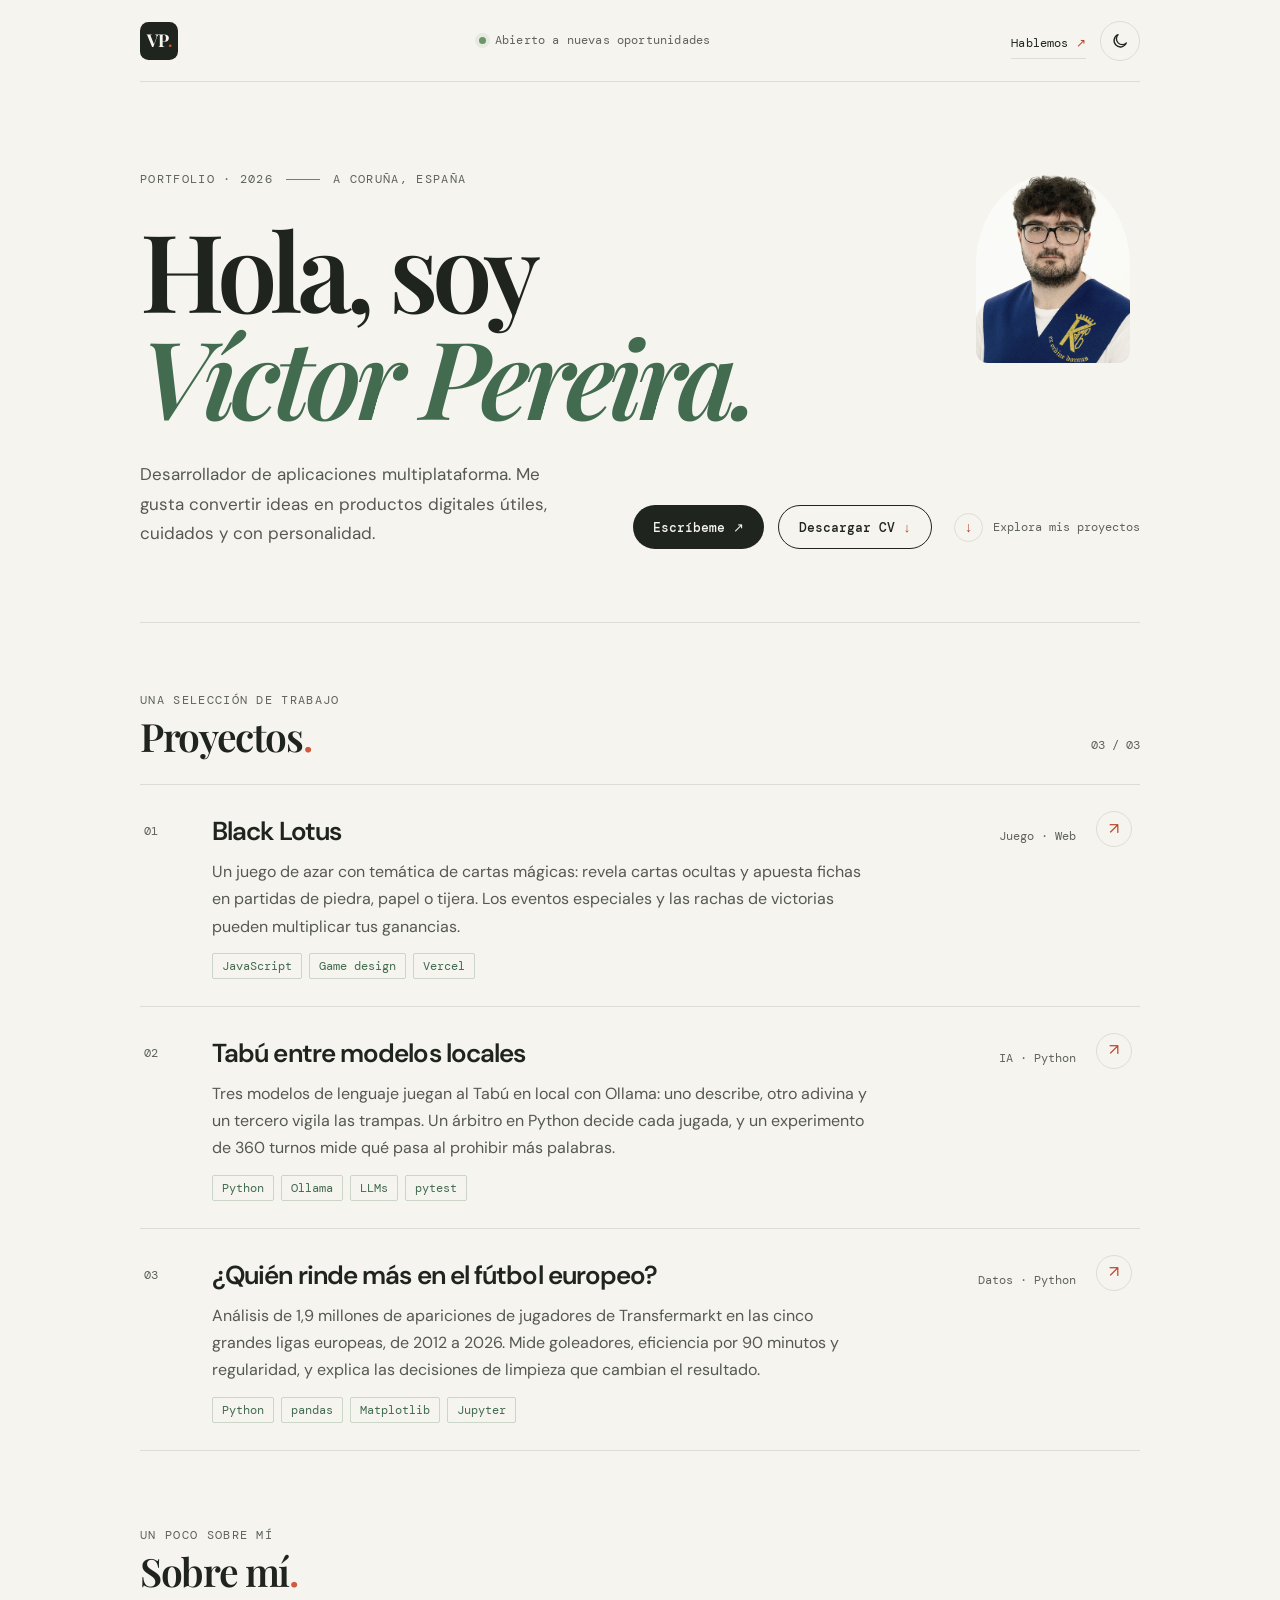
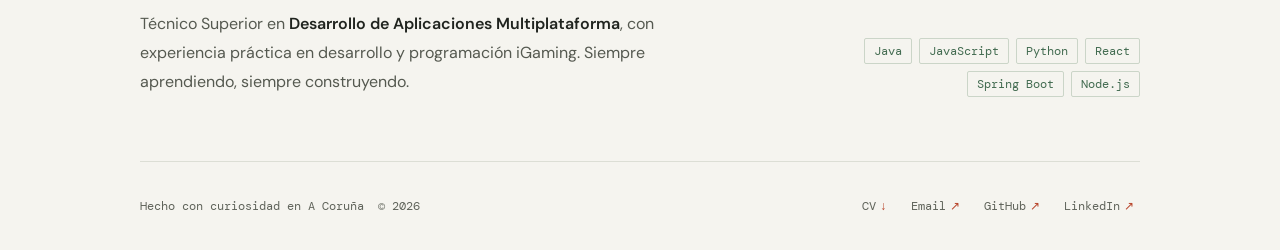
<file: index.html>
<!DOCTYPE html>
<html lang="es">
<head>
  <meta charset="UTF-8" />
  <meta name="viewport" content="width=device-width, initial-scale=1.0" />
  <meta name="theme-color" content="#f5f4ef" />
  <meta name="description" content="Portfolio de Víctor Pereira, desarrollador de aplicaciones multiplataforma. Proyectos web, juegos y aplicaciones." />
  <meta property="og:type" content="website" />
  <meta property="og:locale" content="es_ES" />
  <meta property="og:url" content="https://vpereira.dev/" />
  <meta property="og:title" content="Víctor Pereira — Desarrollador de software" />
  <meta property="og:description" content="Desarrollador de aplicaciones multiplataforma en A Coruña. Proyectos web, juegos y aplicaciones." />
  <meta property="og:image" content="https://vpereira.dev/imagenes/fotoCV.jpg" />
  <meta property="og:image:alt" content="Foto de Víctor Pereira" />
  <meta name="twitter:card" content="summary" />
  <title>Víctor Pereira — Desarrollador de software</title>
  <link rel="icon" href="/imagenes/logo-vp.svg" type="image/svg+xml">
  <link rel="icon" href="/imagenes/favicon-vp.png" type="image/png">
  <link rel="apple-touch-icon" href="/imagenes/apple-touch-icon.png">
  <link rel="preconnect" href="https://fonts.googleapis.com">
  <link rel="preconnect" href="https://fonts.gstatic.com" crossorigin>
  <link href="https://fonts.googleapis.com/css2?family=DM+Mono:wght@400;500&family=DM+Sans:wght@400;500;600;700&family=Playfair+Display:wght@600;700&display=swap" rel="stylesheet">
  <link rel="stylesheet" href="css/style.css">
  <script src="js/tema.js"></script>
</head>
<body>
  <main class="wrap">
    <nav class="topbar" aria-label="Navegación principal">
      <a class="monogram" href="#inicio" aria-label="Víctor Pereira, inicio"><img class="logo logo-luz" src="/imagenes/logo-vp.svg" alt="" width="38" height="38"><img class="logo logo-noche" src="/imagenes/logo-vp-claro.svg" alt="" width="38" height="38"></a>
      <span class="availability"><i></i> Abierto a nuevas oportunidades</span>
      <div class="topbar-right">
        <a class="nav-contact" href="mailto:victorpereirarigal00@gmail.com">Hablemos <span aria-hidden="true">↗</span></a>
        <button type="button" class="tema-btn" aria-pressed="false" aria-label="Cambiar a modo oscuro" title="Modo oscuro">
          <svg class="icono-luna" viewBox="0 0 24 24" fill="none" stroke="currentColor" stroke-width="1.8" stroke-linecap="round" stroke-linejoin="round" aria-hidden="true"><path d="M20.5 14.5A8.5 8.5 0 1 1 9.5 3.5a7 7 0 0 0 11 11z"/></svg>
          <svg class="icono-sol" viewBox="0 0 24 24" fill="none" stroke="currentColor" stroke-width="1.8" stroke-linecap="round" aria-hidden="true"><circle cx="12" cy="12" r="4.2"/><path d="M12 2.5v2.2M12 19.3v2.2M2.5 12h2.2M19.3 12h2.2M5.3 5.3l1.6 1.6M17.1 17.1l1.6 1.6M5.3 18.7l1.6-1.6M17.1 6.9l1.6-1.6"/></svg>
        </button>
      </div>
    </nav>

    <header class="hero" id="inicio">
      <p class="eyebrow"><span>Portfolio · 2026</span><span class="eyebrow-line"></span><span>A Coruña, España</span></p>
      <h1>Hola, soy<br><em>Víctor Pereira.</em></h1>
      <div class="hero-bottom">
        <p class="intro">Desarrollador de aplicaciones multiplataforma. Me gusta convertir ideas en productos digitales útiles, cuidados y con personalidad.</p>
        <div class="hero-actions">
          <a class="btn-contact" href="mailto:victorpereirarigal00@gmail.com">Escríbeme <span aria-hidden="true">↗</span></a>
          <a class="btn-cv" href="Victor_Pereira_CV.pdf" download>Descargar CV <span aria-hidden="true">↓</span></a>
          <a class="scroll-link" href="#proyectos"><span class="scroll-icon" aria-hidden="true">↓</span> Explora mis proyectos</a>
        </div>
      </div>
      <img class="hero-photo" src="imagenes/fotoCV.jpg" alt="Foto de Víctor Pereira" />
    </header>

    <section class="projects-section" id="proyectos" aria-labelledby="projects-title">
      <div class="section-heading">
        <div><p class="eyebrow">Una selección de trabajo</p><h2 id="projects-title">Proyectos<span class="accent">.</span></h2></div>
        <span class="project-count">03 / 03</span><!-- Actualiza este contador al añadir proyectos -->
      </div>

      <div class="projects">
        <a class="project" href="/blacklotus/" target="_blank" rel="noopener noreferrer">
          <span class="project-number">01</span>
          <div class="project-content">
            <div class="project-title-row"><h3>Black Lotus</h3><span class="project-type">Juego · Web</span></div>
            <p>Un juego de azar con temática de cartas mágicas: revela cartas ocultas y apuesta fichas en partidas de piedra, papel o tijera. Los eventos especiales y las rachas de victorias pueden multiplicar tus ganancias.</p>
            <ul class="tags" aria-label="Tecnologías"><li>JavaScript</li><li>Game design</li><li>Vercel</li></ul>
          </div>
          <span class="project-arrow" aria-hidden="true">↗</span>
        </a>

        <a class="project" href="/tabuIA/">
          <span class="project-number">02</span>
          <div class="project-content">
            <div class="project-title-row"><h3>Tabú entre modelos locales</h3><span class="project-type">IA · Python</span></div>
            <p>Tres modelos de lenguaje juegan al Tabú en local con Ollama: uno describe, otro adivina y un tercero vigila las trampas. Un árbitro en Python decide cada jugada, y un experimento de 360 turnos mide qué pasa al prohibir más palabras.</p>
            <ul class="tags" aria-label="Tecnologías"><li>Python</li><li>Ollama</li><li>LLMs</li><li>pytest</li></ul>
          </div>
          <span class="project-arrow" aria-hidden="true">↗</span>
        </a>

        <a class="project" href="/analisisfutbol/">
          <span class="project-number">03</span>
          <div class="project-content">
            <div class="project-title-row"><h3>¿Quién rinde más en el fútbol europeo?</h3><span class="project-type">Datos · Python</span></div>
            <p>Análisis de 1,9 millones de apariciones de jugadores de Transfermarkt en las cinco grandes ligas europeas, de 2012 a 2026. Mide goleadores, eficiencia por 90 minutos y regularidad, y explica las decisiones de limpieza que cambian el resultado.</p>
            <ul class="tags" aria-label="Tecnologías"><li>Python</li><li>pandas</li><li>Matplotlib</li><li>Jupyter</li></ul>
          </div>
          <span class="project-arrow" aria-hidden="true">↗</span>
        </a>

        <!-- Proyecto oculto: CoruñaDeportiva. Para mostrarlo, borra esta línea y la de "Fin del proyecto oculto" (y actualiza el contador a 04 / 04; cambia también su número a 04).
        <a class="project" href="https://corunadeportiva.vercel.app/" target="_blank" rel="noopener noreferrer">
          <span class="project-number">02</span>
          <div class="project-content">
            <div class="project-title-row"><h3>CoruñaDeportiva</h3><span class="project-type">E-commerce · Multiplataforma</span></div>
            <p>Plataforma omnicanal para una tienda deportiva regional, con catálogo, carrito y pago, aplicación Android, escritorio para empleados y portal de administración. Incluye chat en tiempo real con Firebase, autenticación JWT y API REST en Node.js con MySQL.</p>
            <ul class="tags" aria-label="Tecnologías"><li>Node.js</li><li>MySQL</li><li>Firebase</li><li>Android</li></ul>
          </div>
          <span class="project-arrow" aria-hidden="true">↗</span>
        </a>
        Fin del proyecto oculto -->
      </div>
    </section>

    <section class="about" aria-labelledby="about-title">
      <div><p class="eyebrow">Un poco sobre mí</p><h2 id="about-title">Sobre mí<span class="accent">.</span></h2><p class="about-copy">Técnico Superior en <strong>Desarrollo de Aplicaciones Multiplataforma</strong>, con experiencia práctica en desarrollo y programación iGaming. Siempre aprendiendo, siempre construyendo.</p></div>
      <ul class="tags skills" aria-label="Tecnologías"><li>Java</li><li>JavaScript</li><li>Python</li><li>React</li><li>Spring Boot</li><li>Node.js</li></ul>
    </section>

    <footer>
      <span class="footer-note">Hecho con curiosidad en A Coruña <span>© 2026</span></span>
      <div class="footer-links"><a href="Victor_Pereira_CV.pdf" download>CV <span>↓</span></a><a href="mailto:victorpereirarigal00@gmail.com">Email <span>↗</span></a><a href="https://github.com/Rotciv1210" target="_blank" rel="noopener noreferrer">GitHub <span>↗</span></a><a href="https://www.linkedin.com/in/victor-pereira-rigal-969aa236b/" target="_blank" rel="noopener noreferrer">LinkedIn <span>↗</span></a></div>
    </footer>
  </main>
</body>
</html>
</file>
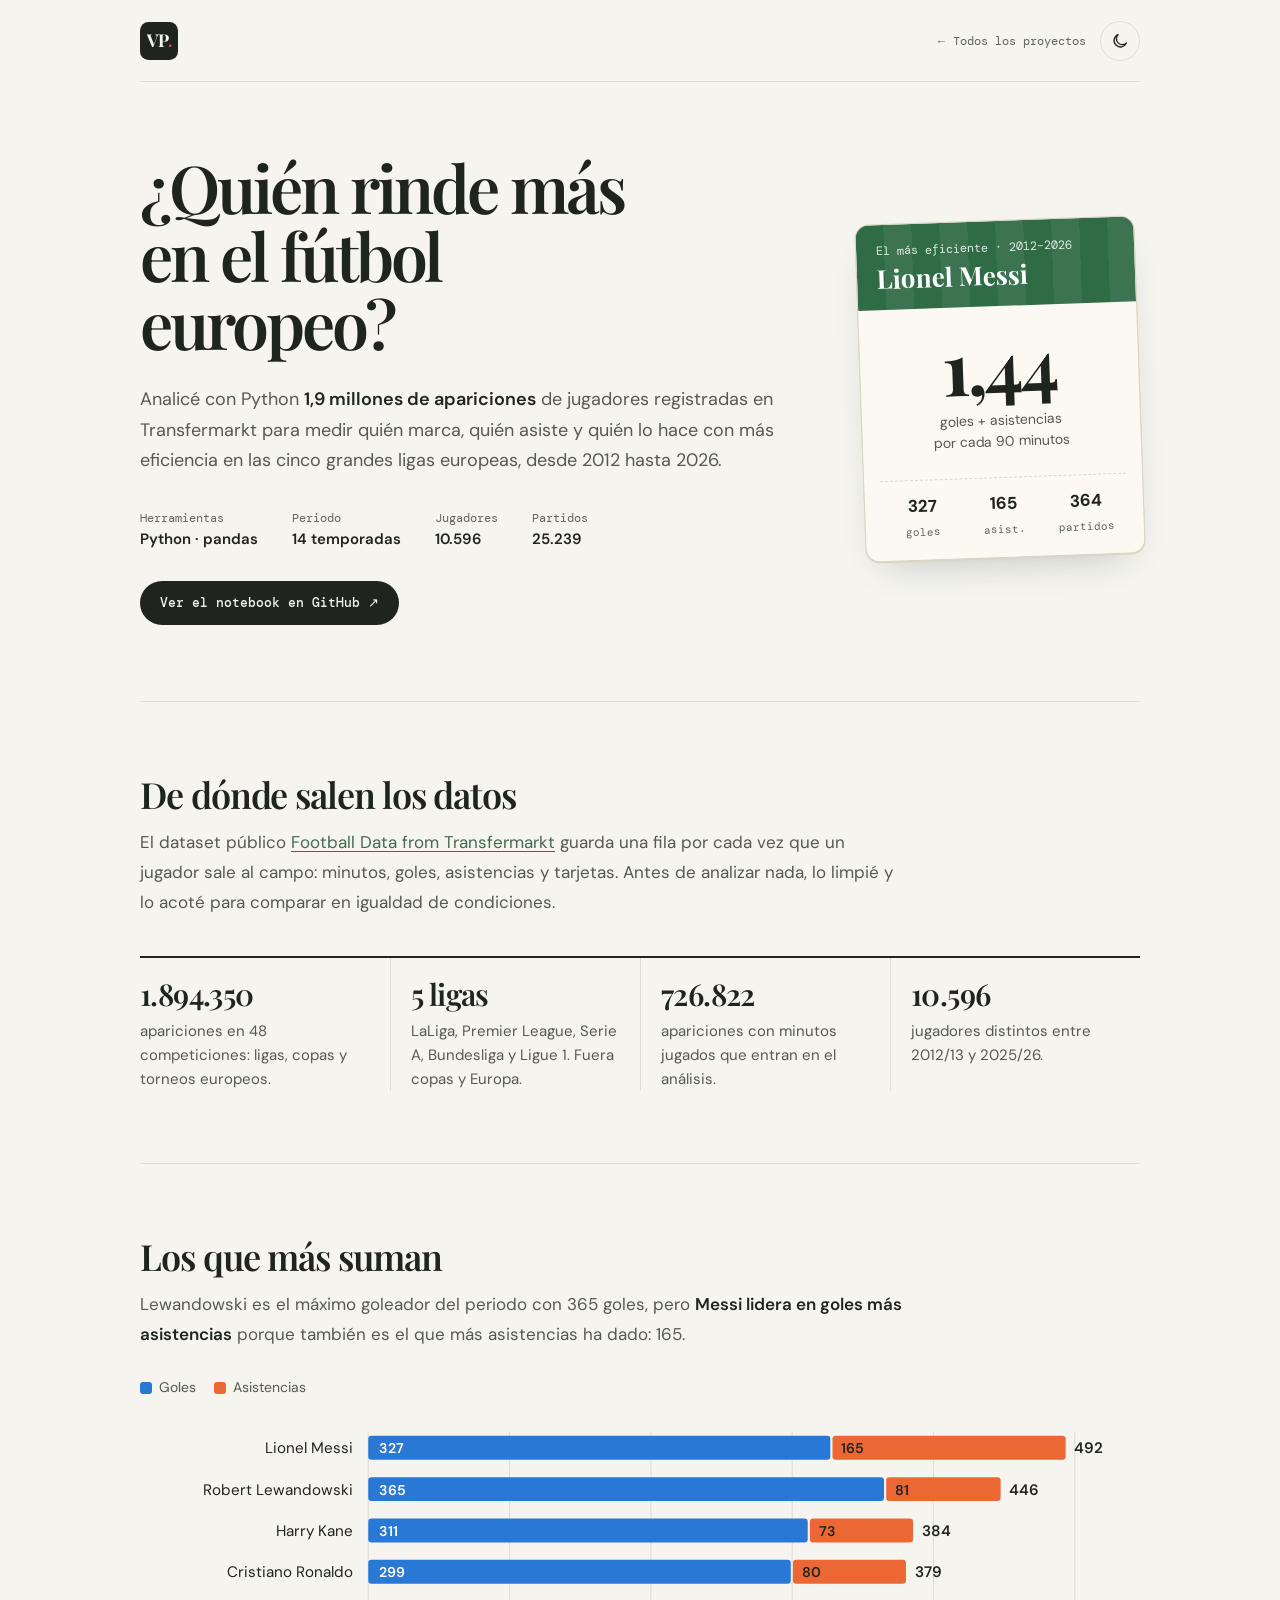
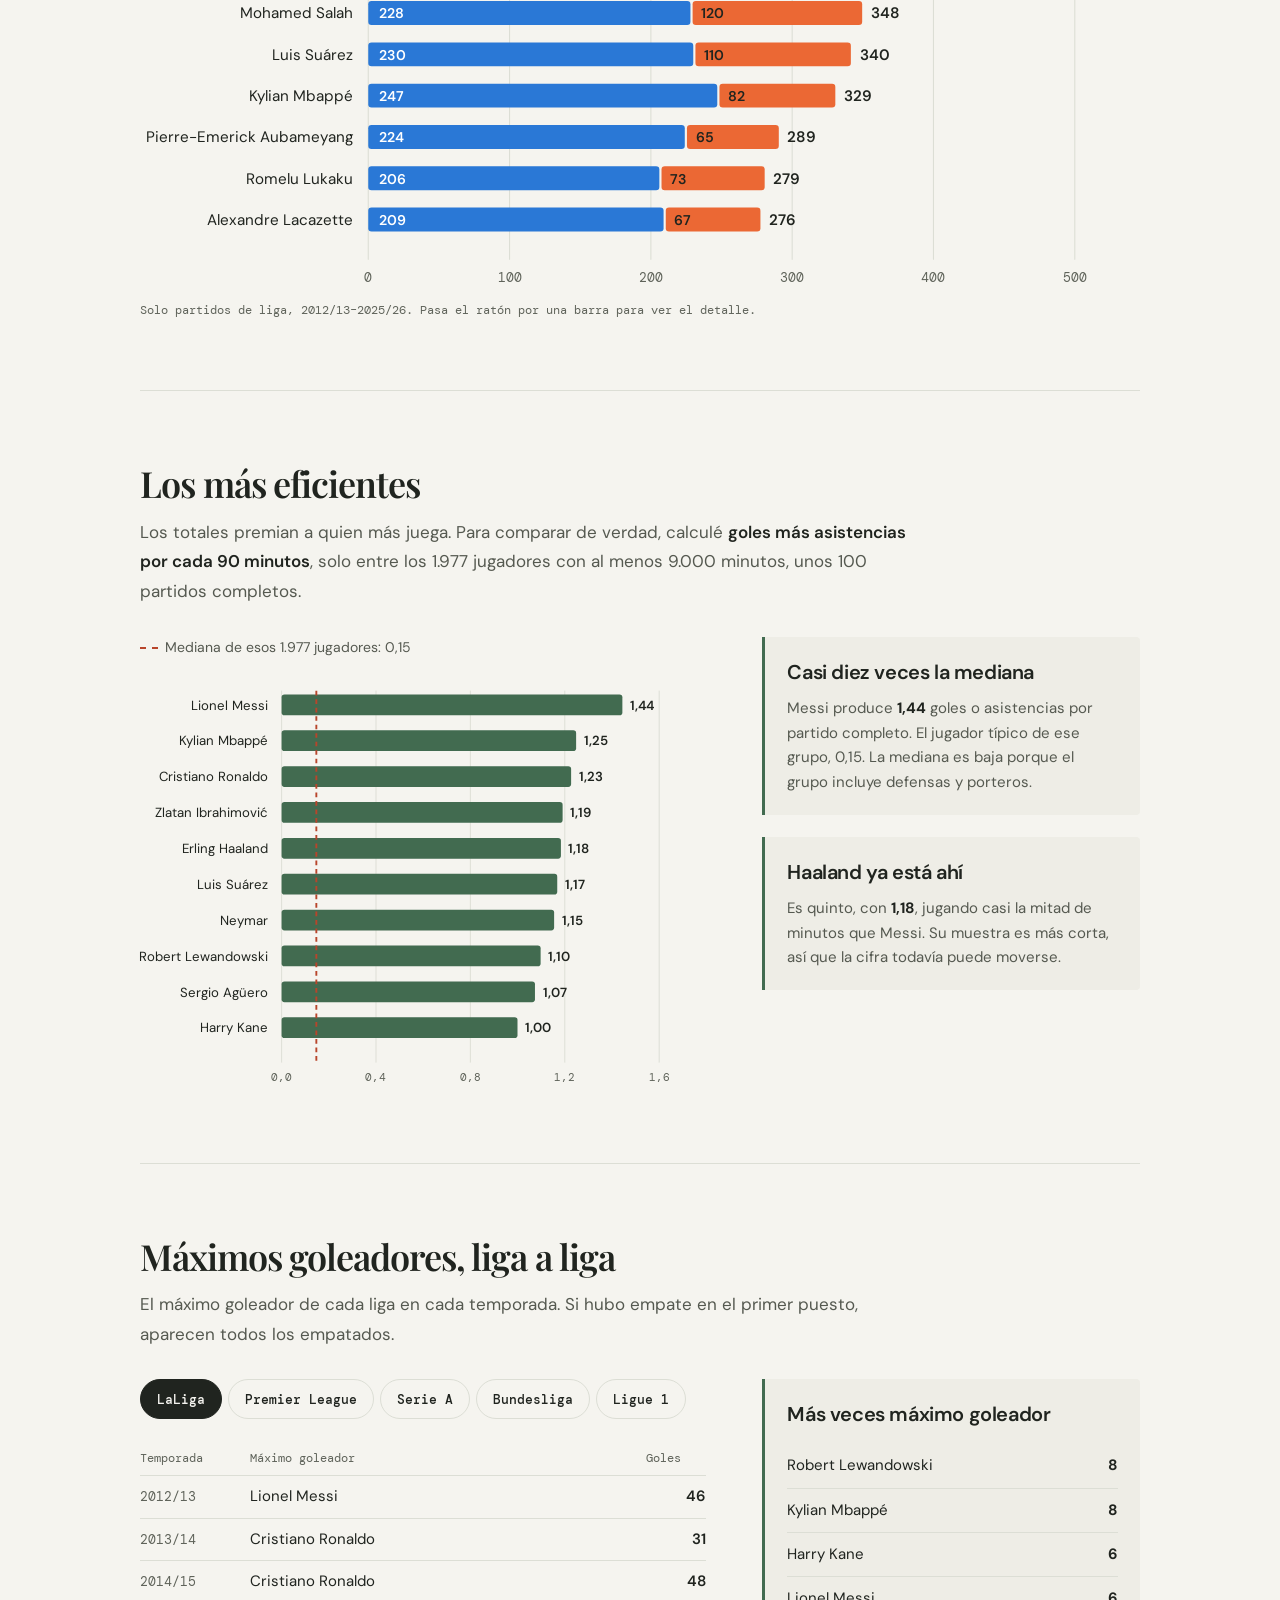
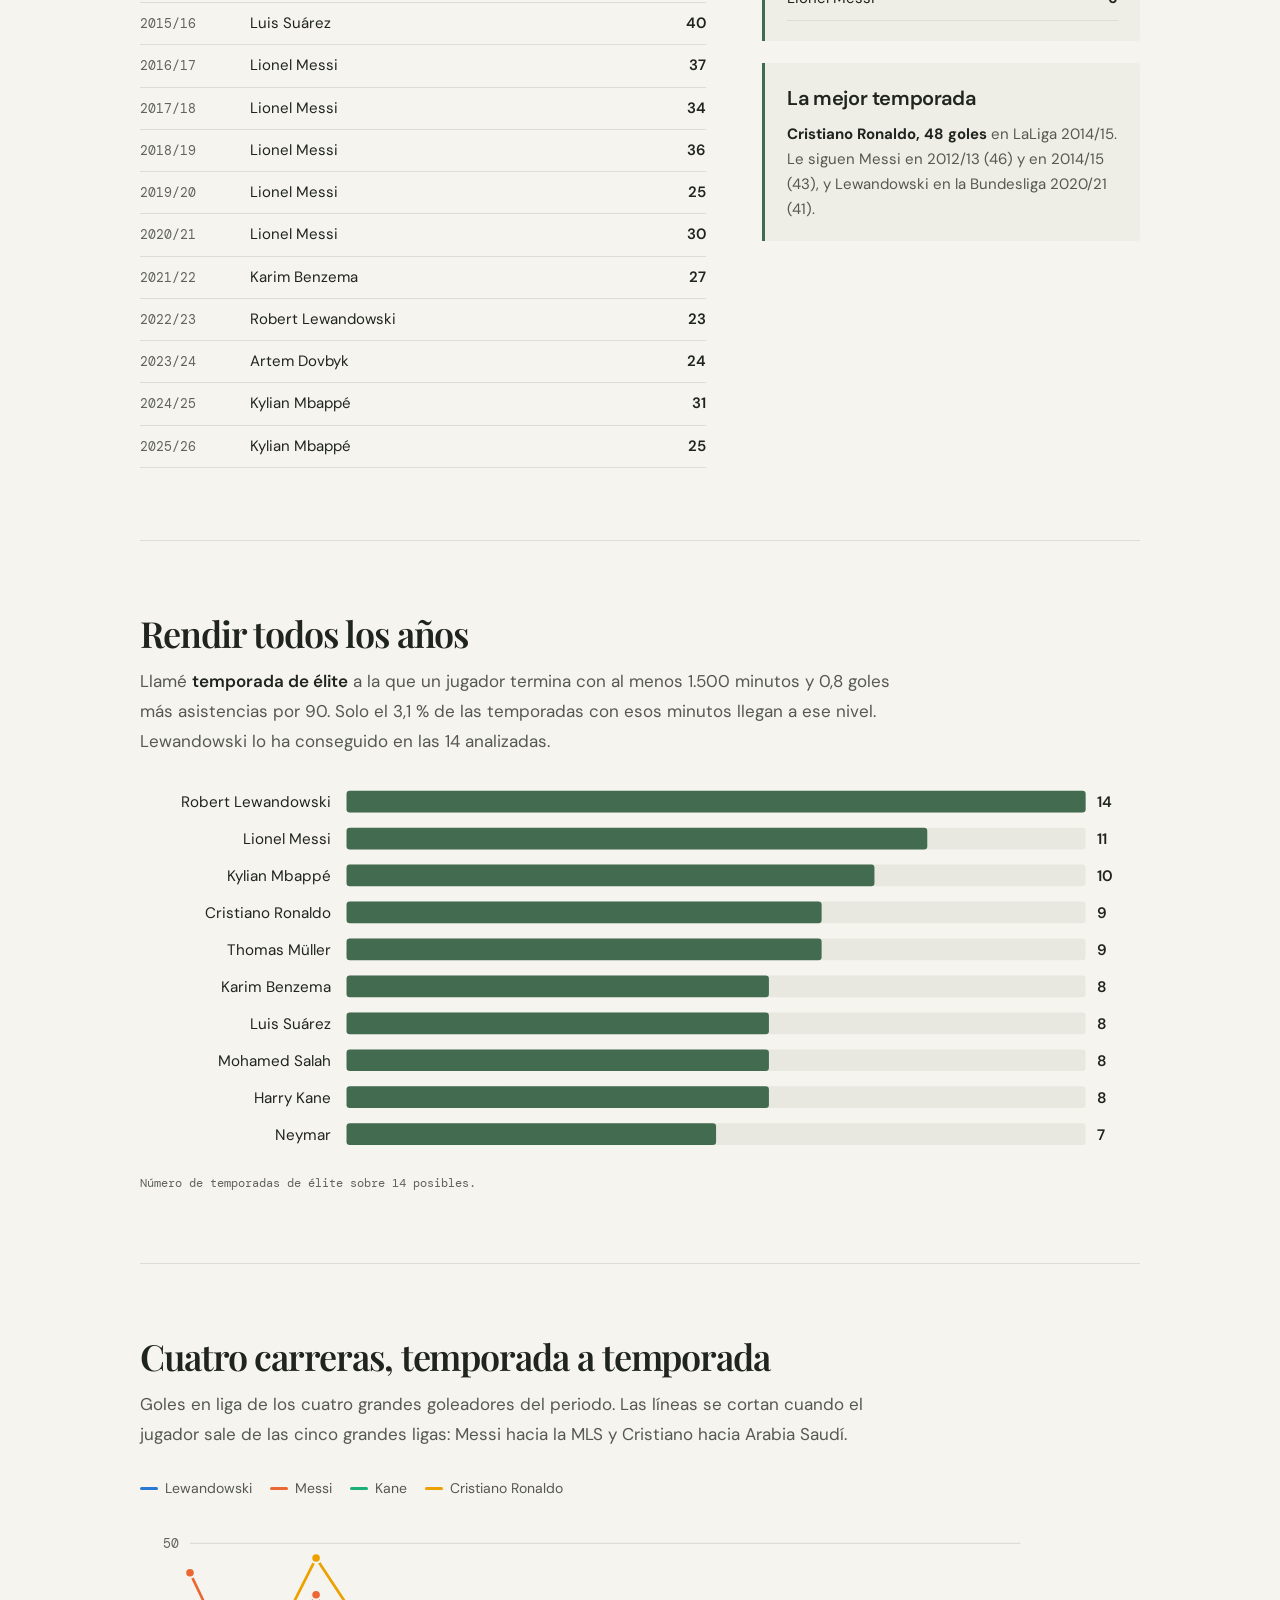
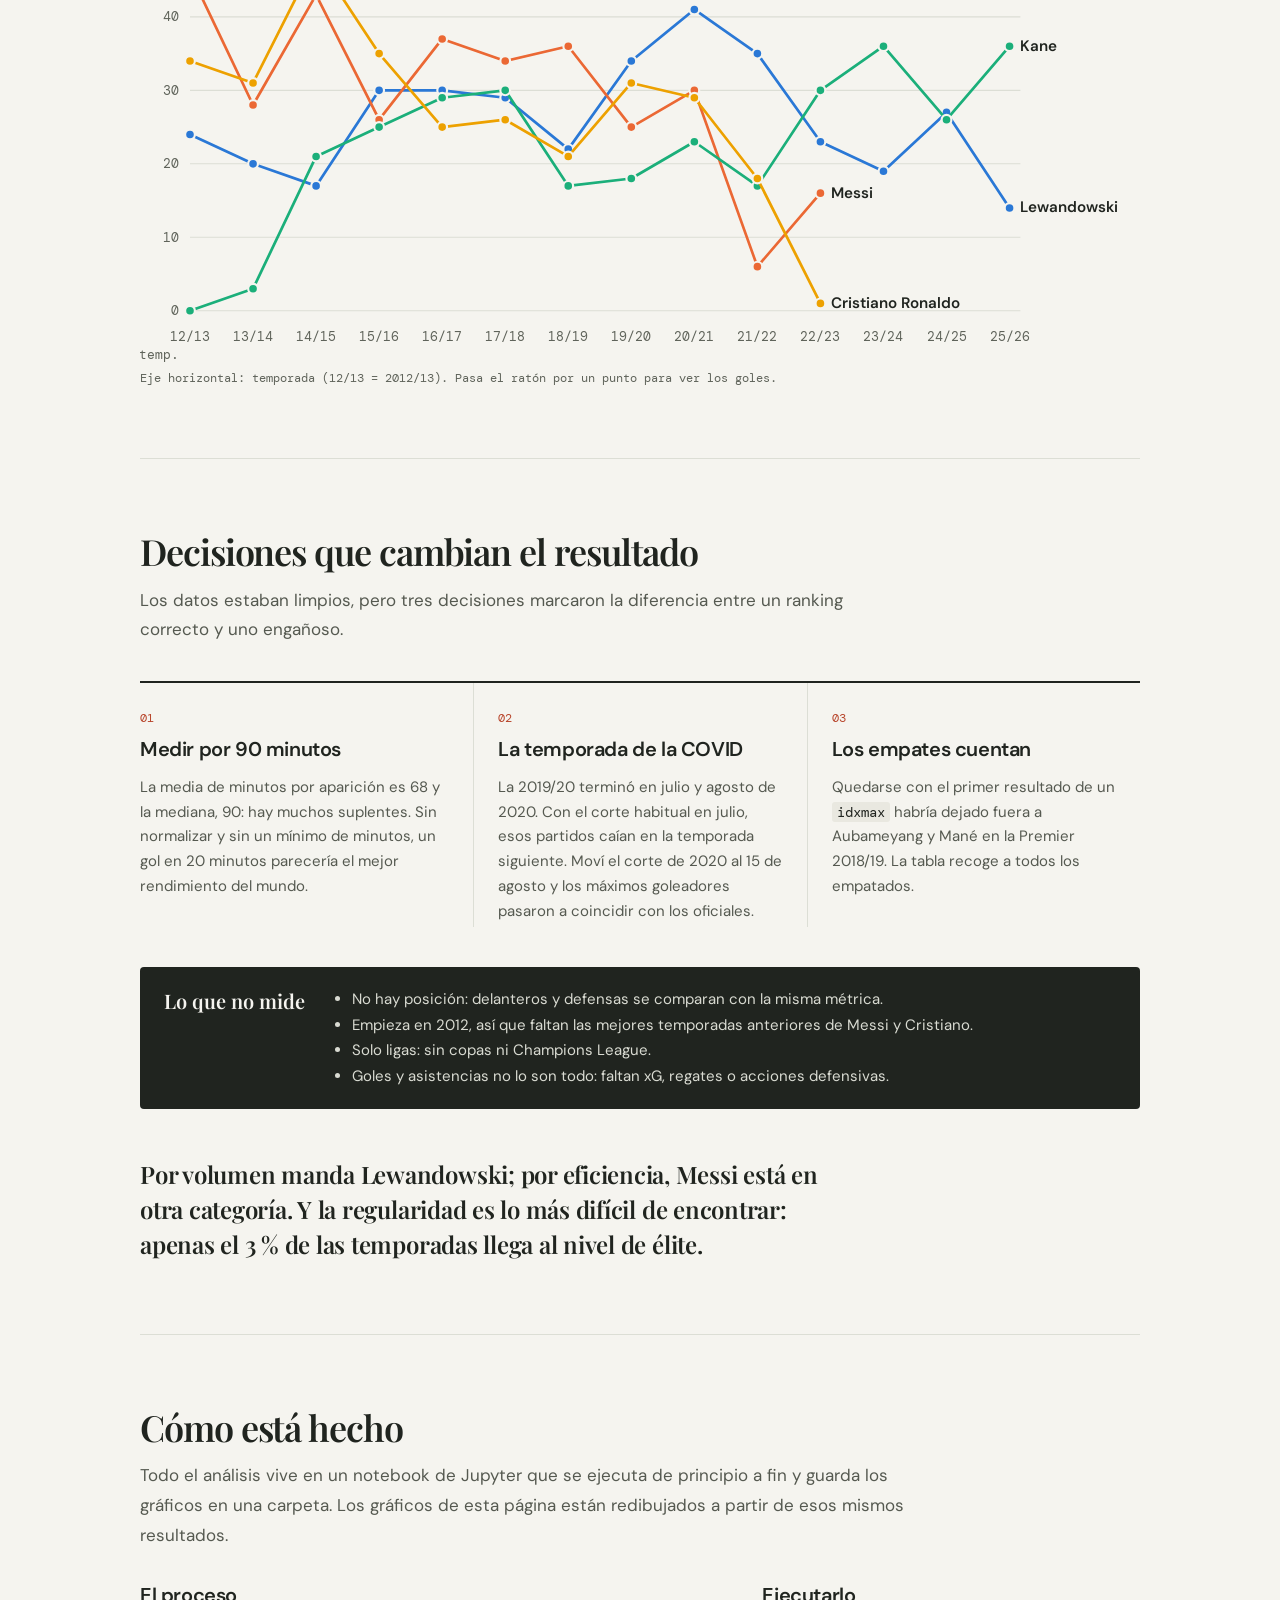
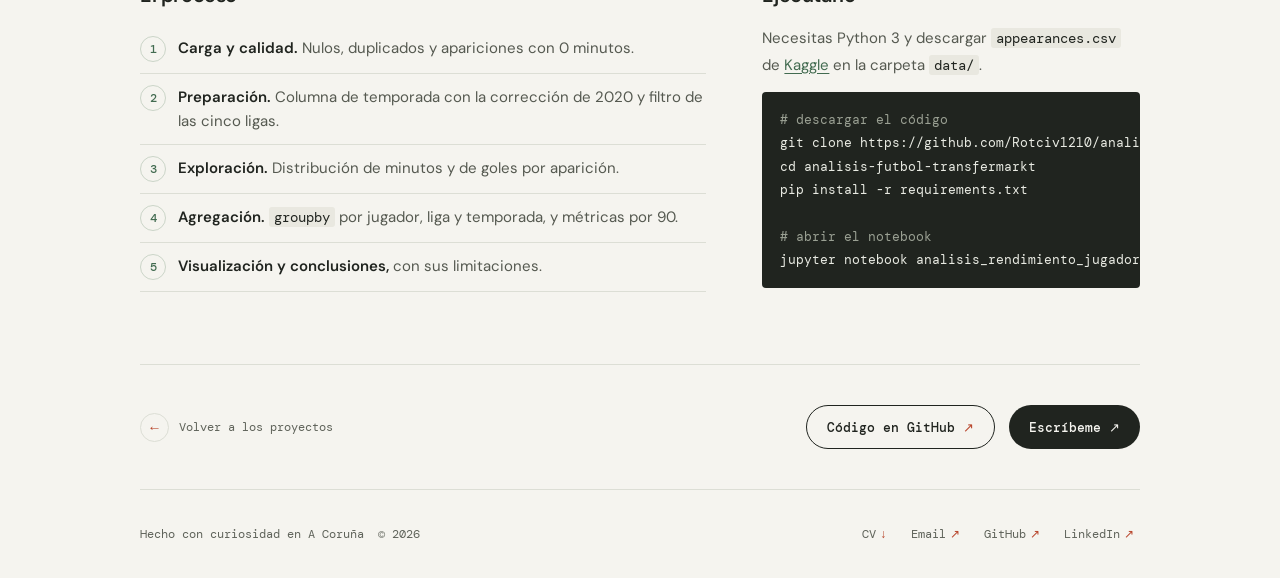
<file: analisisfutbol/index.html>
<!DOCTYPE html>
<html lang="es">
<head>
  <meta charset="UTF-8" />
  <meta name="viewport" content="width=device-width, initial-scale=1.0" />
  <meta name="theme-color" content="#f5f4ef" />
  <meta name="description" content="Análisis de datos en Python del rendimiento de los jugadores en las 5 grandes ligas europeas entre 2012 y 2026: goleadores, eficiencia por 90 minutos y regularidad." />
  <meta property="og:type" content="article" />
  <meta property="og:locale" content="es_ES" />
  <meta property="og:url" content="https://www.vpereira.dev/analisisfutbol/" />
  <meta property="og:title" content="¿Quién rinde más en el fútbol europeo? — Víctor Pereira" />
  <meta property="og:description" content="1,9 millones de apariciones de Transfermarkt analizadas con Python: goleadores, eficiencia por 90 minutos y regularidad en las 5 grandes ligas." />
  <meta name="twitter:card" content="summary" />
  <title>¿Quién rinde más en el fútbol europeo? — Víctor Pereira</title>
  <link rel="icon" href="/imagenes/logo-vp.svg" type="image/svg+xml">
  <link rel="icon" href="/imagenes/favicon-vp.png" type="image/png">
  <link rel="apple-touch-icon" href="/imagenes/apple-touch-icon.png">
  <link rel="preconnect" href="https://fonts.googleapis.com">
  <link rel="preconnect" href="https://fonts.gstatic.com" crossorigin>
  <link href="https://fonts.googleapis.com/css2?family=DM+Mono:wght@400;500&family=DM+Sans:wght@400;500;600;700&family=Playfair+Display:wght@600;700&display=swap" rel="stylesheet">
  <link rel="stylesheet" href="/css/style.css">
  <script src="/js/tema.js"></script>
  <style>
    :root {
      --cesped: #2f6b45;       /* cabecera de la ficha */
      --c1: #2a78d6; --c2: #eb6834; --c3: #1baf7a; --c4: #eda100;  /* series de los gráficos */
      --ficha: #fbf9f2;
    }

    /* ---------- cabecera ---------- */
    .t-top .back { font: 12px var(--mono); color: var(--muted); text-decoration: none; display: inline-flex; align-items: center; gap: 8px; min-height: 44px; }
    .t-top .back:hover { color: var(--accent-strong); }
    .t-hero { display: grid; grid-template-columns: minmax(0, 1fr) 280px; gap: 56px; align-items: center; padding: 72px 0 76px; border-bottom: 1px solid var(--line); }
    .t-hero h1 { font: 600 clamp(42px, 6vw, 66px)/1.03 "Playfair Display", Georgia, serif; letter-spacing: -.045em; margin: 0; max-width: 13ch; }
    .t-hero .lead { margin-top: 26px; max-width: 56ch; color: var(--body); font-size: 18px; line-height: 1.7; }
    .t-hero .lead strong { color: var(--ink); font-weight: 600; }
    .facts { display: grid; grid-template-columns: repeat(4, auto); justify-content: start; gap: 6px 34px; margin-top: 34px; }
    .facts dt { font: 12px var(--mono); color: var(--muted); }
    .facts dd { font-size: 15px; font-weight: 600; margin-top: 2px; }
    .t-acciones { margin-top: 30px; display: flex; gap: 12px; flex-wrap: wrap; }

    /* ---------- la ficha del jugador ---------- */
    .ficha { width: 100%; max-width: 280px; background: var(--ficha); border: 1px solid #d9d4c4; border-radius: 14px; overflow: hidden; box-shadow: 0 1px 0 #d9d4c4, 0 18px 40px -22px #1d3a2855; transform: rotate(-2deg); }
    .ficha-cab { background: var(--cesped); color: #fff; padding: 18px 20px 16px; background-image: repeating-linear-gradient(90deg, transparent 0 28px, #ffffff10 28px 56px); }
    .ficha-cab small { display: block; font: 12px var(--mono); opacity: .85; }
    .ficha-cab b { display: block; font: 700 26px/1.1 "Playfair Display", Georgia, serif; margin-top: 6px; }
    .ficha-cuerpo { padding: 22px 20px 6px; text-align: center; color: #20241f; }
    .ficha-cuerpo .cifra { font: 700 74px/1 "Playfair Display", Georgia, serif; letter-spacing: -.04em; }
    .ficha-cuerpo p { font-size: 14px; color: #555950; margin-top: 8px; }
    .ficha-datos { display: grid; grid-template-columns: repeat(3, 1fr); margin: 18px 16px 16px; border-top: 1px dashed #ddd6c3; padding-top: 12px; text-align: center; }
    .ficha-datos b { display: block; font-size: 17px; color: #20241f; }
    .ficha-datos span { font: 11px var(--mono); color: #5f635a; }

    /* ---------- secciones ---------- */
    .t-sec { padding: 72px 0; border-bottom: 1px solid var(--line); }
    .t-sec > h2 { font: 600 36px/1.12 "Playfair Display", Georgia, serif; letter-spacing: -.03em; }
    .t-sec .intro-sec { margin-top: 14px; max-width: 64ch; color: var(--body); font-size: 17px; line-height: 1.75; }
    .t-sec .intro-sec strong { color: var(--ink); font-weight: 600; }
    .t-sec code { font: 14px var(--mono); background: #e9e8e0; padding: 1px 5px; border-radius: 3px; color: var(--ink); }
    .nota-graf { font: 12px var(--mono); color: var(--muted); margin-top: 10px; }
    .desliza { display: none; font: 12px var(--mono); color: var(--muted); margin-top: 18px; }
    .leyenda { display: flex; gap: 18px; flex-wrap: wrap; margin-top: 28px; font-size: 14px; color: var(--body); }
    .leyenda span { display: inline-flex; align-items: center; gap: 7px; }
    .leyenda i { width: 12px; height: 12px; border-radius: 3px; display: inline-block; }
    .leyenda i.linea { height: 3px; border-radius: 2px; width: 18px; }

    /* ---------- embudo de datos ---------- */
    .embudo { display: grid; grid-template-columns: repeat(4, 1fr); margin-top: 38px; border-top: 2px solid var(--ink); }
    .embudo div { padding: 20px 20px 0 0; }
    .embudo div + div { padding-left: 20px; border-left: 1px solid var(--line); }
    .embudo b { display: block; font: 600 30px/1.1 "Playfair Display", Georgia, serif; letter-spacing: -.02em; }
    .embudo p { margin-top: 8px; font-size: 15px; color: var(--body); line-height: 1.6; }

    /* ---------- gráficos ---------- */
    .grafico { display: block; width: 100%; height: auto; margin-top: 26px; overflow: visible; }
    .grafico text { font-family: "DM Sans", sans-serif; font-size: 14px; }
    .grafico .g-grid line { stroke: var(--line); stroke-width: 1; }
    .grafico .g-eje text, .grafico text.g-eje-tit { fill: var(--muted); font: 12px var(--mono); }
    .grafico .g-txt { fill: var(--ink); }
    .grafico .g-valor { fill: var(--ink); font-weight: 600; font-variant-numeric: tabular-nums; }
    .grafico .g-barra { fill: var(--green); }
    .grafico .g-pista { fill: #e9e8e0; }
    .grafico .g-hit { fill: transparent; }
    .grafico .g-fila:hover .g-hit { fill: #eeede6; }
    .grafico .g-mediana { stroke: var(--accent-strong); stroke-width: 2; stroke-dasharray: 5 4; }
    .grafico .s-goles { fill: var(--c1); }
    .grafico .s-asis { fill: var(--c2); }
    .grafico .g-dentro { fill: #fff; font-size: 13px; font-weight: 600; }
    .grafico .s-asis + .g-dentro + .g-dentro { fill: #20241f; }
    .serie path { fill: none; stroke-width: 2.5; stroke-linejoin: round; stroke-linecap: round; }
    .serie circle { stroke: var(--paper); stroke-width: 2; cursor: default; }
    .serie circle:hover { r: 7; }
    .serie .g-fin { font-weight: 600; fill: var(--ink); }
    .c1 path { stroke: var(--c1); } .c1 circle { fill: var(--c1); }
    .c2 path { stroke: var(--c2); } .c2 circle { fill: var(--c2); }
    .c3 path { stroke: var(--c3); } .c3 circle { fill: var(--c3); }
    .c4 path { stroke: var(--c4); } .c4 circle { fill: var(--c4); }
    .mediana-leyenda i { background: none; border-top: 2px dashed var(--accent-strong); height: 0; width: 18px; border-radius: 0; }

    .t-sec > .dos-col { margin-top: 30px; }
    .dos-col > div > :first-child { margin-top: 0; }
    .dos-col > * { min-width: 0; }
    .dos-col { display: grid; grid-template-columns: minmax(0, 1.5fr) minmax(0, 1fr); gap: 56px; align-items: start; }
    .apunte { margin-bottom: 22px; padding: 20px 22px; border-left: 3px solid var(--green); background: #eeede6; border-radius: 0 4px 4px 0; }
    .apunte h3 { font-size: 17px; font-weight: 600; }
    .apunte p { margin-top: 8px; color: var(--body); font-size: 15px; line-height: 1.65; }
    .apunte p strong { color: var(--ink); }

    /* ---------- pestañas de ligas ---------- */
    .tabs { display: flex; gap: 6px; flex-wrap: wrap; margin-top: 30px; }
    .tabs button { min-height: 40px; padding: 0 16px; border-radius: 999px; border: 1px solid var(--line); background: transparent; color: var(--ink); font: 500 13px var(--mono); cursor: pointer; transition: background .2s, border-color .2s, color .2s; }
    .tabs button:hover { border-color: var(--accent-strong); }
    .tabs button[aria-selected="true"] { background: var(--ink); border-color: var(--ink); color: var(--paper); }
    .tabs button:focus-visible, .panel:focus-visible { outline: 2px solid var(--accent-strong); outline-offset: 3px; }
    .panel { margin-top: 22px; }
    .js .panel-tit { display: none; }
    .panel-tit { font-size: 20px; font-weight: 600; margin-bottom: 6px; }
    .pichichis { width: 100%; border-collapse: collapse; font-size: 15px; }
    .pichichis th, .pichichis td { text-align: left; padding: 9px 12px 9px 0; border-bottom: 1px solid var(--line); }
    .pichichis thead th { font: 12px var(--mono); color: var(--muted); font-weight: 400; }
    .pichichis tbody th { font: 13px var(--mono); color: var(--muted); font-weight: 400; width: 110px; }
    .pichichis td:last-child { text-align: right; font-weight: 600; font-variant-numeric: tabular-nums; width: 60px; padding-right: 0; }
    .empate { font: 11px var(--mono); color: var(--accent-strong); border: 1px solid currentColor; border-radius: 2px; padding: 1px 5px; margin-left: 6px; vertical-align: 1px; }
    .ranking { list-style: none; margin-top: 14px; }
    .ranking li { display: flex; justify-content: space-between; padding: 10px 0; border-bottom: 1px solid var(--line); font-size: 15px; }
    .ranking b { font-variant-numeric: tabular-nums; }

    /* ---------- decisiones ---------- */
    .decisiones { display: grid; grid-template-columns: repeat(3, 1fr); margin-top: 36px; border-top: 2px solid var(--ink); }
    .decision { padding: 22px 24px 4px 0; }
    .decision + .decision { padding-left: 24px; border-left: 1px solid var(--line); }
    .decision .num { font: 12px var(--mono); color: var(--accent-strong); }
    .decision h3 { font-size: 20px; font-weight: 600; letter-spacing: -.02em; margin-top: 4px; }
    .decision p { margin-top: 10px; font-size: 15px; color: var(--body); line-height: 1.65; }
    .limites { margin-top: 40px; display: grid; grid-template-columns: 150px 1fr; gap: 20px; padding: 20px 24px; background: var(--ink); color: var(--paper); border-radius: 4px; }
    .limites b { font: 600 20px "Playfair Display", Georgia, serif; }
    .limites ul { padding-left: 18px; color: #d9dbd2; font-size: 15px; line-height: 1.7; }
    .conclusion { margin-top: 48px; font: 600 24px/1.45 "Playfair Display", Georgia, serif; letter-spacing: -.01em; max-width: 46ch; }

    /* ---------- cómo está hecho ---------- */
    .pasos-proc { list-style: none; counter-reset: p; margin-top: 14px; }
    .pasos-proc li { counter-increment: p; display: grid; grid-template-columns: 28px 1fr; gap: 10px; padding: 11px 0; border-bottom: 1px solid var(--line); font-size: 15px; line-height: 1.6; color: var(--body); }
    .pasos-proc li::before { content: counter(p); font: 500 12px var(--mono); color: var(--green); border: 1px solid #cbd5c8; border-radius: 50%; width: 24px; height: 24px; display: grid; place-items: center; }
    .pasos-proc strong { color: var(--ink); font-weight: 600; }
    .dos-col h3 { font-size: 20px; font-weight: 600; letter-spacing: -.02em; }
    pre.cmd { margin-top: 14px; background: var(--ink); color: #e9ebe3; border-radius: 4px; padding: 16px 18px; font: 13px/1.8 var(--mono); overflow-x: auto; }
    pre.cmd .c { color: #9aa093; }
    .enlace { color: var(--green); text-decoration: underline; text-underline-offset: 3px; }
    .enlace:hover { color: var(--accent-strong); }
    .t-foot-nav { padding: 40px 0; border-bottom: 1px solid var(--line); display: flex; justify-content: space-between; gap: 20px; flex-wrap: wrap; }

    /* ---------- modo oscuro ---------- */
    [data-theme="dark"] { --cesped: #2f6b45; --c1: #3987e5; --c2: #d95926; --c3: #199e70; --c4: #c98500; }
    [data-theme="dark"] .ficha { border-color: #2f3a31; box-shadow: 0 18px 40px -22px #000; }
    [data-theme="dark"] .t-sec code { background: #262a24; }
    [data-theme="dark"] .grafico .g-pista { fill: #22261f; }
    [data-theme="dark"] .grafico .g-fila:hover .g-hit { fill: #1c1f1b; }
    [data-theme="dark"] .apunte { background: #1c1f1b; }
    [data-theme="dark"] .limites { background: #1c1f1b; color: var(--ink); border: 1px solid var(--line); }
    [data-theme="dark"] .limites ul { color: var(--body); }
    [data-theme="dark"] pre.cmd { background: #0c0d0b; border: 1px solid var(--line); }
    [data-theme="dark"] .pasos-proc li::before { border-color: #3b4a3f; }

    @media (max-width: 860px) {
      .t-hero { grid-template-columns: 1fr; gap: 44px; padding: 52px 0 60px; }
      .t-hero .ficha { margin: 0 auto; max-width: 260px; }
      .facts { grid-template-columns: repeat(2, auto); }
      .embudo { grid-template-columns: 1fr 1fr; }
      .embudo div:nth-child(3) { padding-left: 0; border-left: 0; }
      .embudo div:nth-child(n+3) { border-top: 1px solid var(--line); margin-top: 18px; }
      .dos-col { grid-template-columns: minmax(0, 1fr); gap: 44px; }
      .decisiones { grid-template-columns: 1fr; }
      .decision + .decision { padding-left: 0; border-left: 0; border-top: 1px solid var(--line); }
      .decision { padding-bottom: 18px; }
      .limites { grid-template-columns: 1fr; gap: 6px; }
    }
    @media (max-width: 560px) {
      .t-sec { padding: 54px 0; }
      .t-sec > h2 { font-size: 30px; }
      .t-hero .lead { font-size: 17px; }
      .grafico-ancho { overflow-x: auto; -webkit-overflow-scrolling: touch; }
      .grafico-ancho .grafico { min-width: 720px; }
      .grafico-ancho.estrecho .grafico { min-width: 520px; }
      .desliza { display: block; }
    }
  </style>
</head>
<body>
  <main class="wrap">
    <nav class="topbar t-top" aria-label="Navegación principal">
      <a class="monogram" href="/" aria-label="Víctor Pereira, volver al portfolio"><img class="logo logo-luz" src="/imagenes/logo-vp.svg" alt="" width="38" height="38"><img class="logo logo-noche" src="/imagenes/logo-vp-claro.svg" alt="" width="38" height="38"></a>
      <div class="topbar-right">
        <a class="back" href="/#proyectos"><span aria-hidden="true">←</span> Todos los proyectos</a>
        <button type="button" class="tema-btn" aria-pressed="false" aria-label="Cambiar a modo oscuro" title="Modo oscuro">
          <svg class="icono-luna" viewBox="0 0 24 24" fill="none" stroke="currentColor" stroke-width="1.8" stroke-linecap="round" stroke-linejoin="round" aria-hidden="true"><path d="M20.5 14.5A8.5 8.5 0 1 1 9.5 3.5a7 7 0 0 0 11 11z"/></svg>
          <svg class="icono-sol" viewBox="0 0 24 24" fill="none" stroke="currentColor" stroke-width="1.8" stroke-linecap="round" aria-hidden="true"><circle cx="12" cy="12" r="4.2"/><path d="M12 2.5v2.2M12 19.3v2.2M2.5 12h2.2M19.3 12h2.2M5.3 5.3l1.6 1.6M17.1 17.1l1.6 1.6M5.3 18.7l1.6-1.6M17.1 6.9l1.6-1.6"/></svg>
        </button>
      </div>
    </nav>

    <header class="t-hero">
      <div>
        <h1>¿Quién rinde más en el fútbol europeo?</h1>
        <p class="lead">Analicé con Python <strong>1,9 millones de apariciones</strong> de jugadores registradas en Transfermarkt para medir quién marca, quién asiste y quién lo hace con más eficiencia en las cinco grandes ligas europeas, desde 2012 hasta 2026.</p>
        <dl class="facts">
          <div><dt>Herramientas</dt><dd>Python · pandas</dd></div>
          <div><dt>Periodo</dt><dd>14 temporadas</dd></div>
          <div><dt>Jugadores</dt><dd>10.596</dd></div>
          <div><dt>Partidos</dt><dd>25.239</dd></div>
        </dl>
        <p class="t-acciones"><a class="btn-contact" href="https://github.com/Rotciv1210/analisis-futbol-transfermarkt" target="_blank" rel="noopener noreferrer">Ver el notebook en GitHub <span aria-hidden="true">↗</span></a></p>
      </div>
      <div class="ficha" role="img" aria-label="Ficha: Lionel Messi, 1,44 goles más asistencias por 90 minutos; 327 goles y 165 asistencias en 364 partidos">
        <div class="ficha-cab"><small>El más eficiente · 2012–2026</small><b>Lionel Messi</b></div>
        <div class="ficha-cuerpo">
          <div class="cifra">1,44</div>
          <p>goles + asistencias<br>por cada 90 minutos</p>
        </div>
        <div class="ficha-datos">
          <div><b>327</b><span>goles</span></div>
          <div><b>165</b><span>asist.</span></div>
          <div><b>364</b><span>partidos</span></div>
        </div>
      </div>
    </header>

    <section class="t-sec" aria-labelledby="datos-title">
      <h2 id="datos-title">De dónde salen los datos</h2>
      <p class="intro-sec">El dataset público <a class="enlace" href="https://www.kaggle.com/datasets/davidcariboo/player-scores" target="_blank" rel="noopener noreferrer">Football Data from Transfermarkt</a> guarda una fila por cada vez que un jugador sale al campo: minutos, goles, asistencias y tarjetas. Antes de analizar nada, lo limpié y lo acoté para comparar en igualdad de condiciones.</p>
      <div class="embudo">
        <div><b>1.894.350</b><p>apariciones en 48 competiciones: ligas, copas y torneos europeos.</p></div>
        <div><b>5 ligas</b><p>LaLiga, Premier League, Serie A, Bundesliga y Ligue 1. Fuera copas y Europa.</p></div>
        <div><b>726.822</b><p>apariciones con minutos jugados que entran en el análisis.</p></div>
        <div><b>10.596</b><p>jugadores distintos entre 2012/13 y 2025/26.</p></div>
      </div>
    </section>

    <section class="t-sec" aria-labelledby="totales-title">
      <h2 id="totales-title">Los que más suman</h2>
      <p class="intro-sec">Lewandowski es el máximo goleador del periodo con 365 goles, pero <strong>Messi lidera en goles más asistencias</strong> porque también es el que más asistencias ha dado: 165.</p>
      <div class="leyenda" aria-hidden="true"><span><i style="background:var(--c1)"></i>Goles</span><span><i style="background:var(--c2)"></i>Asistencias</span></div>
      <p class="desliza" aria-hidden="true">Desliza para ver el gráfico completo →</p>
      <div class="grafico-ancho"><svg class="grafico" viewBox="0 0 920 430" role="img" aria-labelledby="to-t to-d">
<title id="to-t">Los 10 jugadores con más goles más asistencias</title>
<desc id="to-d">Lionel Messi: 327 goles y 165 asistencias. Robert Lewandowski: 365 goles y 81 asistencias. Harry Kane: 311 goles y 73 asistencias. Cristiano Ronaldo: 299 goles y 80 asistencias. Mohamed Salah: 228 goles y 120 asistencias. Luis Suárez: 230 goles y 110 asistencias. Kylian Mbappé: 247 goles y 82 asistencias. Pierre-Emerick Aubameyang: 224 goles y 65 asistencias. Romelu Lukaku: 206 goles y 73 asistencias. Alexandre Lacazette: 209 goles y 67 asistencias.</desc>
<g class="g-grid">
<line x1="210.0" y1="6" x2="210.0" y2="400"/>
<line x1="340.0" y1="6" x2="340.0" y2="400"/>
<line x1="470.0" y1="6" x2="470.0" y2="400"/>
<line x1="600.0" y1="6" x2="600.0" y2="400"/>
<line x1="730.0" y1="6" x2="730.0" y2="400"/>
<line x1="860.0" y1="6" x2="860.0" y2="400"/>
</g><g class="g-eje" text-anchor="middle">
<text x="210.0" y="420">0</text>
<text x="340.0" y="420">100</text>
<text x="470.0" y="420">200</text>
<text x="600.0" y="420">300</text>
<text x="730.0" y="420">400</text>
<text x="860.0" y="420">500</text>
</g>
<g class="g-fila"><title>Lionel Messi: 327 goles + 165 asistencias = 492</title><rect class="g-hit" x="0" y="4" width="920" height="38"/><text class="g-txt" x="196" y="26" text-anchor="end">Lionel Messi</text><rect class="s-goles" x="210" y="10" width="425.1" height="22" rx="3"/><rect class="s-asis" x="637.1" y="10" width="214.5" height="22" rx="3"/><text class="g-dentro" x="220" y="26">327</text><text class="g-dentro" x="645.1" y="26">165</text><text class="g-valor" x="859.6" y="26">492</text></g>
<g class="g-fila"><title>Robert Lewandowski: 365 goles + 81 asistencias = 446</title><rect class="g-hit" x="0" y="42" width="920" height="38"/><text class="g-txt" x="196" y="64" text-anchor="end">Robert Lewandowski</text><rect class="s-goles" x="210" y="48" width="474.5" height="22" rx="3"/><rect class="s-asis" x="686.5" y="48" width="105.3" height="22" rx="3"/><text class="g-dentro" x="220" y="64">365</text><text class="g-dentro" x="694.5" y="64">81</text><text class="g-valor" x="799.8" y="64">446</text></g>
<g class="g-fila"><title>Harry Kane: 311 goles + 73 asistencias = 384</title><rect class="g-hit" x="0" y="80" width="920" height="38"/><text class="g-txt" x="196" y="102" text-anchor="end">Harry Kane</text><rect class="s-goles" x="210" y="86" width="404.3" height="22" rx="3"/><rect class="s-asis" x="616.3" y="86" width="94.9" height="22" rx="3"/><text class="g-dentro" x="220" y="102">311</text><text class="g-dentro" x="624.3" y="102">73</text><text class="g-valor" x="719.2" y="102">384</text></g>
<g class="g-fila"><title>Cristiano Ronaldo: 299 goles + 80 asistencias = 379</title><rect class="g-hit" x="0" y="118" width="920" height="38"/><text class="g-txt" x="196" y="140" text-anchor="end">Cristiano Ronaldo</text><rect class="s-goles" x="210" y="124" width="388.7" height="22" rx="3"/><rect class="s-asis" x="600.7" y="124" width="104.0" height="22" rx="3"/><text class="g-dentro" x="220" y="140">299</text><text class="g-dentro" x="608.7" y="140">80</text><text class="g-valor" x="712.7" y="140">379</text></g>
<g class="g-fila"><title>Mohamed Salah: 228 goles + 120 asistencias = 348</title><rect class="g-hit" x="0" y="156" width="920" height="38"/><text class="g-txt" x="196" y="178" text-anchor="end">Mohamed Salah</text><rect class="s-goles" x="210" y="162" width="296.4" height="22" rx="3"/><rect class="s-asis" x="508.4" y="162" width="156.0" height="22" rx="3"/><text class="g-dentro" x="220" y="178">228</text><text class="g-dentro" x="516.4" y="178">120</text><text class="g-valor" x="672.4" y="178">348</text></g>
<g class="g-fila"><title>Luis Suárez: 230 goles + 110 asistencias = 340</title><rect class="g-hit" x="0" y="194" width="920" height="38"/><text class="g-txt" x="196" y="216" text-anchor="end">Luis Suárez</text><rect class="s-goles" x="210" y="200" width="299.0" height="22" rx="3"/><rect class="s-asis" x="511.0" y="200" width="143.0" height="22" rx="3"/><text class="g-dentro" x="220" y="216">230</text><text class="g-dentro" x="519.0" y="216">110</text><text class="g-valor" x="662.0" y="216">340</text></g>
<g class="g-fila"><title>Kylian Mbappé: 247 goles + 82 asistencias = 329</title><rect class="g-hit" x="0" y="232" width="920" height="38"/><text class="g-txt" x="196" y="254" text-anchor="end">Kylian Mbappé</text><rect class="s-goles" x="210" y="238" width="321.1" height="22" rx="3"/><rect class="s-asis" x="533.1" y="238" width="106.6" height="22" rx="3"/><text class="g-dentro" x="220" y="254">247</text><text class="g-dentro" x="541.1" y="254">82</text><text class="g-valor" x="647.7" y="254">329</text></g>
<g class="g-fila"><title>Pierre-Emerick Aubameyang: 224 goles + 65 asistencias = 289</title><rect class="g-hit" x="0" y="270" width="920" height="38"/><text class="g-txt" x="196" y="292" text-anchor="end">Pierre-Emerick Aubameyang</text><rect class="s-goles" x="210" y="276" width="291.2" height="22" rx="3"/><rect class="s-asis" x="503.2" y="276" width="84.5" height="22" rx="3"/><text class="g-dentro" x="220" y="292">224</text><text class="g-dentro" x="511.2" y="292">65</text><text class="g-valor" x="595.7" y="292">289</text></g>
<g class="g-fila"><title>Romelu Lukaku: 206 goles + 73 asistencias = 279</title><rect class="g-hit" x="0" y="308" width="920" height="38"/><text class="g-txt" x="196" y="330" text-anchor="end">Romelu Lukaku</text><rect class="s-goles" x="210" y="314" width="267.8" height="22" rx="3"/><rect class="s-asis" x="479.8" y="314" width="94.9" height="22" rx="3"/><text class="g-dentro" x="220" y="330">206</text><text class="g-dentro" x="487.8" y="330">73</text><text class="g-valor" x="582.7" y="330">279</text></g>
<g class="g-fila"><title>Alexandre Lacazette: 209 goles + 67 asistencias = 276</title><rect class="g-hit" x="0" y="346" width="920" height="38"/><text class="g-txt" x="196" y="368" text-anchor="end">Alexandre Lacazette</text><rect class="s-goles" x="210" y="352" width="271.7" height="22" rx="3"/><rect class="s-asis" x="483.7" y="352" width="87.1" height="22" rx="3"/><text class="g-dentro" x="220" y="368">209</text><text class="g-dentro" x="491.7" y="368">67</text><text class="g-valor" x="578.8" y="368">276</text></g>
</svg></div>
      <p class="nota-graf">Solo partidos de liga, 2012/13–2025/26. Pasa el ratón por una barra para ver el detalle.</p>
    </section>

    <section class="t-sec" aria-labelledby="eficiencia-title">
      <h2 id="eficiencia-title">Los más eficientes</h2>
      <p class="intro-sec">Los totales premian a quien más juega. Para comparar de verdad, calculé <strong>goles más asistencias por cada 90 minutos</strong>, solo entre los 1.977 jugadores con al menos 9.000 minutos, unos 100 partidos completos.</p>
      <div class="dos-col">
        <div>
          <div class="leyenda" aria-hidden="true"><span class="mediana-leyenda"><i></i>Mediana de esos 1.977 jugadores: 0,15</span></div>
          <p class="desliza" aria-hidden="true">Desliza para ver el gráfico completo →</p>
          <div class="grafico-ancho estrecho"><svg class="grafico" viewBox="0 0 600 430" role="img" aria-labelledby="ef-t ef-d">
<title id="ef-t">Los 10 jugadores más eficientes en goles más asistencias por 90 minutos</title>
<desc id="ef-d">Lionel Messi: 1,44. Kylian Mbappé: 1,25. Cristiano Ronaldo: 1,23. Zlatan Ibrahimović: 1,19. Erling Haaland: 1,18. Luis Suárez: 1,17. Neymar: 1,15. Robert Lewandowski: 1,10. Sergio Agüero: 1,07. Harry Kane: 1,00. Mediana de los 1.977 jugadores con al menos 9.000 minutos: 0,15.</desc>
<g class="g-grid">
<line x1="150.0" y1="6" x2="150.0" y2="400"/>
<line x1="250.0" y1="6" x2="250.0" y2="400"/>
<line x1="350.0" y1="6" x2="350.0" y2="400"/>
<line x1="450.0" y1="6" x2="450.0" y2="400"/>
<line x1="550.0" y1="6" x2="550.0" y2="400"/>
</g><g class="g-eje" text-anchor="middle">
<text x="150.0" y="420">0,0</text>
<text x="250.0" y="420">0,4</text>
<text x="350.0" y="420">0,8</text>
<text x="450.0" y="420">1,2</text>
<text x="550.0" y="420">1,6</text>
</g>
<g class="g-fila"><title>Lionel Messi: 1,44 G+A por 90 · 327 goles y 165 asistencias en 30.667 minutos</title><rect class="g-hit" x="0" y="4" width="600" height="38"/><text class="g-txt" x="136" y="26" text-anchor="end">Lionel Messi</text><rect class="g-barra g-destacada" x="150" y="10" width="361.0" height="22" rx="3"/><text class="g-valor" x="519.0" y="26">1,44</text></g>
<g class="g-fila"><title>Kylian Mbappé: 1,25 G+A por 90 · 247 goles y 82 asistencias en 23.728 minutos</title><rect class="g-hit" x="0" y="42" width="600" height="38"/><text class="g-txt" x="136" y="64" text-anchor="end">Kylian Mbappé</text><rect class="g-barra" x="150" y="48" width="312.0" height="22" rx="3"/><text class="g-valor" x="470.0" y="64">1,25</text></g>
<g class="g-fila"><title>Cristiano Ronaldo: 1,23 G+A por 90 · 299 goles y 80 asistencias en 27.801 minutos</title><rect class="g-hit" x="0" y="80" width="600" height="38"/><text class="g-txt" x="136" y="102" text-anchor="end">Cristiano Ronaldo</text><rect class="g-barra" x="150" y="86" width="306.7" height="22" rx="3"/><text class="g-valor" x="464.7" y="102">1,23</text></g>
<g class="g-fila"><title>Zlatan Ibrahimović: 1,19 G+A por 90 · 164 goles y 59 asistencias en 16.852 minutos</title><rect class="g-hit" x="0" y="118" width="600" height="38"/><text class="g-txt" x="136" y="140" text-anchor="end">Zlatan Ibrahimović</text><rect class="g-barra" x="150" y="124" width="297.7" height="22" rx="3"/><text class="g-valor" x="455.7" y="140">1,19</text></g>
<g class="g-fila"><title>Erling Haaland: 1,18 G+A por 90 · 174 goles y 42 asistencias en 16.425 minutos</title><rect class="g-hit" x="0" y="156" width="600" height="38"/><text class="g-txt" x="136" y="178" text-anchor="end">Erling Haaland</text><rect class="g-barra" x="150" y="162" width="295.9" height="22" rx="3"/><text class="g-valor" x="453.9" y="178">1,18</text></g>
<g class="g-fila"><title>Luis Suárez: 1,17 G+A por 90 · 230 goles y 110 asistencias en 26.200 minutos</title><rect class="g-hit" x="0" y="194" width="600" height="38"/><text class="g-txt" x="136" y="216" text-anchor="end">Luis Suárez</text><rect class="g-barra" x="150" y="200" width="292.0" height="22" rx="3"/><text class="g-valor" x="450.0" y="216">1,17</text></g>
<g class="g-fila"><title>Neymar: 1,15 G+A por 90 · 150 goles y 99 asistencias en 19.408 minutos</title><rect class="g-hit" x="0" y="232" width="600" height="38"/><text class="g-txt" x="136" y="254" text-anchor="end">Neymar</text><rect class="g-barra" x="150" y="238" width="288.7" height="22" rx="3"/><text class="g-valor" x="446.7" y="254">1,15</text></g>
<g class="g-fila"><title>Robert Lewandowski: 1,10 G+A por 90 · 365 goles y 81 asistencias en 36.568 minutos</title><rect class="g-hit" x="0" y="270" width="600" height="38"/><text class="g-txt" x="136" y="292" text-anchor="end">Robert Lewandowski</text><rect class="g-barra" x="150" y="276" width="274.4" height="22" rx="3"/><text class="g-valor" x="432.4" y="292">1,10</text></g>
<g class="g-fila"><title>Sergio Agüero: 1,07 G+A por 90 · 161 goles y 45 asistencias en 17.268 minutos</title><rect class="g-hit" x="0" y="308" width="600" height="38"/><text class="g-txt" x="136" y="330" text-anchor="end">Sergio Agüero</text><rect class="g-barra" x="150" y="314" width="268.4" height="22" rx="3"/><text class="g-valor" x="426.4" y="330">1,07</text></g>
<g class="g-fila"><title>Harry Kane: 1,00 G+A por 90 · 311 goles y 73 asistencias en 34.569 minutos</title><rect class="g-hit" x="0" y="346" width="600" height="38"/><text class="g-txt" x="136" y="368" text-anchor="end">Harry Kane</text><rect class="g-barra" x="150" y="352" width="249.9" height="22" rx="3"/><text class="g-valor" x="407.9" y="368">1,00</text></g>
<line class="g-mediana" x1="186.8" y1="6" x2="186.8" y2="400"/>
</svg></div>
        </div>
        <div>
          <div class="apunte">
            <h3>Casi diez veces la mediana</h3>
            <p>Messi produce <strong>1,44</strong> goles o asistencias por partido completo. El jugador típico de ese grupo, 0,15. La mediana es baja porque el grupo incluye defensas y porteros.</p>
          </div>
          <div class="apunte">
            <h3>Haaland ya está ahí</h3>
            <p>Es quinto, con <strong>1,18</strong>, jugando casi la mitad de minutos que Messi. Su muestra es más corta, así que la cifra todavía puede moverse.</p>
          </div>
        </div>
      </div>
    </section>

    <section class="t-sec" aria-labelledby="pichichi-title">
      <h2 id="pichichi-title">Máximos goleadores, liga a liga</h2>
      <p class="intro-sec">El máximo goleador de cada liga en cada temporada. Si hubo empate en el primer puesto, aparecen todos los empatados.</p>
      <div class="dos-col">
        <div><div class="tabs" role="tablist" aria-label="Liga" hidden><button type="button" role="tab" id="tab-0" aria-controls="panel-0" aria-selected="true">LaLiga</button><button type="button" role="tab" id="tab-1" aria-controls="panel-1" aria-selected="false" tabindex="-1">Premier League</button><button type="button" role="tab" id="tab-2" aria-controls="panel-2" aria-selected="false" tabindex="-1">Serie A</button><button type="button" role="tab" id="tab-3" aria-controls="panel-3" aria-selected="false" tabindex="-1">Bundesliga</button><button type="button" role="tab" id="tab-4" aria-controls="panel-4" aria-selected="false" tabindex="-1">Ligue 1</button></div><div class="panel" role="tabpanel" id="panel-0" aria-labelledby="tab-0" tabindex="0"><h3 class="panel-tit">LaLiga</h3><table class="pichichis"><thead><tr><th scope="col">Temporada</th><th scope="col">Máximo goleador</th><th scope="col">Goles</th></tr></thead><tbody><tr><th scope="row">2012/13</th><td>Lionel Messi</td><td>46</td></tr><tr><th scope="row">2013/14</th><td>Cristiano Ronaldo</td><td>31</td></tr><tr><th scope="row">2014/15</th><td>Cristiano Ronaldo</td><td>48</td></tr><tr><th scope="row">2015/16</th><td>Luis Suárez</td><td>40</td></tr><tr><th scope="row">2016/17</th><td>Lionel Messi</td><td>37</td></tr><tr><th scope="row">2017/18</th><td>Lionel Messi</td><td>34</td></tr><tr><th scope="row">2018/19</th><td>Lionel Messi</td><td>36</td></tr><tr><th scope="row">2019/20</th><td>Lionel Messi</td><td>25</td></tr><tr><th scope="row">2020/21</th><td>Lionel Messi</td><td>30</td></tr><tr><th scope="row">2021/22</th><td>Karim Benzema</td><td>27</td></tr><tr><th scope="row">2022/23</th><td>Robert Lewandowski</td><td>23</td></tr><tr><th scope="row">2023/24</th><td>Artem Dovbyk</td><td>24</td></tr><tr><th scope="row">2024/25</th><td>Kylian Mbappé</td><td>31</td></tr><tr><th scope="row">2025/26</th><td>Kylian Mbappé</td><td>25</td></tr></tbody></table></div><div class="panel" role="tabpanel" id="panel-1" aria-labelledby="tab-1" tabindex="0"><h3 class="panel-tit">Premier League</h3><table class="pichichis"><thead><tr><th scope="col">Temporada</th><th scope="col">Máximo goleador</th><th scope="col">Goles</th></tr></thead><tbody><tr><th scope="row">2012/13</th><td>Robin van Persie</td><td>26</td></tr><tr><th scope="row">2013/14</th><td>Luis Suárez</td><td>31</td></tr><tr><th scope="row">2014/15</th><td>Sergio Agüero</td><td>26</td></tr><tr><th scope="row">2015/16</th><td>Harry Kane</td><td>25</td></tr><tr><th scope="row">2016/17</th><td>Harry Kane</td><td>29</td></tr><tr><th scope="row">2017/18</th><td>Mohamed Salah</td><td>32</td></tr><tr><th scope="row">2018/19</th><td>Mohamed Salah / Pierre-Emerick Aubameyang / Sadio Mané <span class="empate">empate</span></td><td>22</td></tr><tr><th scope="row">2019/20</th><td>Jamie Vardy</td><td>23</td></tr><tr><th scope="row">2020/21</th><td>Harry Kane</td><td>23</td></tr><tr><th scope="row">2021/22</th><td>Heung-min Son / Mohamed Salah <span class="empate">empate</span></td><td>23</td></tr><tr><th scope="row">2022/23</th><td>Erling Haaland</td><td>36</td></tr><tr><th scope="row">2023/24</th><td>Erling Haaland</td><td>27</td></tr><tr><th scope="row">2024/25</th><td>Mohamed Salah</td><td>29</td></tr><tr><th scope="row">2025/26</th><td>Erling Haaland</td><td>27</td></tr></tbody></table></div><div class="panel" role="tabpanel" id="panel-2" aria-labelledby="tab-2" tabindex="0"><h3 class="panel-tit">Serie A</h3><table class="pichichis"><thead><tr><th scope="col">Temporada</th><th scope="col">Máximo goleador</th><th scope="col">Goles</th></tr></thead><tbody><tr><th scope="row">2012/13</th><td>Edinson Cavani</td><td>29</td></tr><tr><th scope="row">2013/14</th><td>Ciro Immobile</td><td>22</td></tr><tr><th scope="row">2014/15</th><td>Luca Toni / Mauro Icardi <span class="empate">empate</span></td><td>22</td></tr><tr><th scope="row">2015/16</th><td>Gonzalo Higuaín</td><td>36</td></tr><tr><th scope="row">2016/17</th><td>Edin Dzeko</td><td>29</td></tr><tr><th scope="row">2017/18</th><td>Ciro Immobile / Mauro Icardi <span class="empate">empate</span></td><td>29</td></tr><tr><th scope="row">2018/19</th><td>Fabio Quagliarella</td><td>26</td></tr><tr><th scope="row">2019/20</th><td>Ciro Immobile</td><td>36</td></tr><tr><th scope="row">2020/21</th><td>Cristiano Ronaldo</td><td>29</td></tr><tr><th scope="row">2021/22</th><td>Ciro Immobile</td><td>27</td></tr><tr><th scope="row">2022/23</th><td>Victor Osimhen</td><td>26</td></tr><tr><th scope="row">2023/24</th><td>Lautaro Martínez</td><td>24</td></tr><tr><th scope="row">2024/25</th><td>Mateo Retegui</td><td>25</td></tr><tr><th scope="row">2025/26</th><td>Lautaro Martínez</td><td>17</td></tr></tbody></table></div><div class="panel" role="tabpanel" id="panel-3" aria-labelledby="tab-3" tabindex="0"><h3 class="panel-tit">Bundesliga</h3><table class="pichichis"><thead><tr><th scope="col">Temporada</th><th scope="col">Máximo goleador</th><th scope="col">Goles</th></tr></thead><tbody><tr><th scope="row">2012/13</th><td>Stefan Kießling</td><td>25</td></tr><tr><th scope="row">2013/14</th><td>Robert Lewandowski</td><td>20</td></tr><tr><th scope="row">2014/15</th><td>Alexander Meier</td><td>19</td></tr><tr><th scope="row">2015/16</th><td>Robert Lewandowski</td><td>30</td></tr><tr><th scope="row">2016/17</th><td>Pierre-Emerick Aubameyang</td><td>31</td></tr><tr><th scope="row">2017/18</th><td>Robert Lewandowski</td><td>29</td></tr><tr><th scope="row">2018/19</th><td>Robert Lewandowski</td><td>22</td></tr><tr><th scope="row">2019/20</th><td>Robert Lewandowski</td><td>34</td></tr><tr><th scope="row">2020/21</th><td>Robert Lewandowski</td><td>41</td></tr><tr><th scope="row">2021/22</th><td>Robert Lewandowski</td><td>35</td></tr><tr><th scope="row">2022/23</th><td>Christopher Nkunku / Niclas Füllkrug <span class="empate">empate</span></td><td>16</td></tr><tr><th scope="row">2023/24</th><td>Harry Kane</td><td>36</td></tr><tr><th scope="row">2024/25</th><td>Harry Kane</td><td>26</td></tr><tr><th scope="row">2025/26</th><td>Harry Kane</td><td>36</td></tr></tbody></table></div><div class="panel" role="tabpanel" id="panel-4" aria-labelledby="tab-4" tabindex="0"><h3 class="panel-tit">Ligue 1</h3><table class="pichichis"><thead><tr><th scope="col">Temporada</th><th scope="col">Máximo goleador</th><th scope="col">Goles</th></tr></thead><tbody><tr><th scope="row">2012/13</th><td>Zlatan Ibrahimović</td><td>30</td></tr><tr><th scope="row">2013/14</th><td>Zlatan Ibrahimović</td><td>26</td></tr><tr><th scope="row">2014/15</th><td>Alexandre Lacazette</td><td>27</td></tr><tr><th scope="row">2015/16</th><td>Zlatan Ibrahimović</td><td>38</td></tr><tr><th scope="row">2016/17</th><td>Edinson Cavani</td><td>35</td></tr><tr><th scope="row">2017/18</th><td>Edinson Cavani</td><td>28</td></tr><tr><th scope="row">2018/19</th><td>Kylian Mbappé</td><td>33</td></tr><tr><th scope="row">2019/20</th><td>Kylian Mbappé / Wissam Ben Yedder <span class="empate">empate</span></td><td>18</td></tr><tr><th scope="row">2020/21</th><td>Kylian Mbappé</td><td>27</td></tr><tr><th scope="row">2021/22</th><td>Kylian Mbappé</td><td>28</td></tr><tr><th scope="row">2022/23</th><td>Kylian Mbappé</td><td>29</td></tr><tr><th scope="row">2023/24</th><td>Kylian Mbappé</td><td>27</td></tr><tr><th scope="row">2024/25</th><td>Mason Greenwood / Ousmane Dembélé <span class="empate">empate</span></td><td>21</td></tr><tr><th scope="row">2025/26</th><td>Estéban Lepaul</td><td>21</td></tr></tbody></table></div></div>
        <div>
          <div class="apunte">
            <h3>Más veces máximo goleador</h3>
            <ol class="ranking">
              <li><span>Robert Lewandowski</span><b>8</b></li>
              <li><span>Kylian Mbappé</span><b>8</b></li>
              <li><span>Harry Kane</span><b>6</b></li>
              <li><span>Lionel Messi</span><b>6</b></li>
            </ol>
          </div>
          <div class="apunte">
            <h3>La mejor temporada</h3>
            <p><strong>Cristiano Ronaldo, 48 goles</strong> en LaLiga 2014/15. Le siguen Messi en 2012/13 (46) y en 2014/15 (43), y Lewandowski en la Bundesliga 2020/21 (41).</p>
          </div>
        </div>
      </div>
    </section>

    <section class="t-sec" aria-labelledby="regular-title">
      <h2 id="regular-title">Rendir todos los años</h2>
      <p class="intro-sec">Llamé <strong>temporada de élite</strong> a la que un jugador termina con al menos 1.500 minutos y 0,8 goles más asistencias por 90. Solo el 3,1 % de las temporadas con esos minutos llegan a ese nivel. Lewandowski lo ha conseguido en las 14 analizadas.</p>
      <p class="desliza" aria-hidden="true">Desliza para ver el gráfico completo →</p>
      <div class="grafico-ancho"><svg class="grafico" viewBox="0 0 920 352" role="img" aria-labelledby="re-t re-d">
<title id="re-t">Jugadores con más temporadas de élite</title>
<desc id="re-d">Robert Lewandowski: 14 temporadas. Lionel Messi: 11 temporadas. Kylian Mbappé: 10 temporadas. Cristiano Ronaldo: 9 temporadas. Thomas Müller: 9 temporadas. Karim Benzema: 8 temporadas. Luis Suárez: 8 temporadas. Mohamed Salah: 8 temporadas. Harry Kane: 8 temporadas. Neymar: 7 temporadas.</desc>
<g class="g-fila"><title>Robert Lewandowski: 14 de 14 temporadas de élite</title><rect class="g-hit" x="0" y="2" width="920" height="34"/><text class="g-txt" x="176" y="23" text-anchor="end">Robert Lewandowski</text><rect class="g-pista" x="190" y="8" width="680.0" height="20" rx="3"/><rect class="g-barra g-destacada" x="190" y="8" width="680.0" height="20" rx="3"/><text class="g-valor" x="880.0" y="23">14</text></g>
<g class="g-fila"><title>Lionel Messi: 11 de 14 temporadas de élite</title><rect class="g-hit" x="0" y="36" width="920" height="34"/><text class="g-txt" x="176" y="57" text-anchor="end">Lionel Messi</text><rect class="g-pista" x="190" y="42" width="680.0" height="20" rx="3"/><rect class="g-barra" x="190" y="42" width="534.3" height="20" rx="3"/><text class="g-valor" x="880.0" y="57">11</text></g>
<g class="g-fila"><title>Kylian Mbappé: 10 de 14 temporadas de élite</title><rect class="g-hit" x="0" y="70" width="920" height="34"/><text class="g-txt" x="176" y="91" text-anchor="end">Kylian Mbappé</text><rect class="g-pista" x="190" y="76" width="680.0" height="20" rx="3"/><rect class="g-barra" x="190" y="76" width="485.7" height="20" rx="3"/><text class="g-valor" x="880.0" y="91">10</text></g>
<g class="g-fila"><title>Cristiano Ronaldo: 9 de 14 temporadas de élite</title><rect class="g-hit" x="0" y="104" width="920" height="34"/><text class="g-txt" x="176" y="125" text-anchor="end">Cristiano Ronaldo</text><rect class="g-pista" x="190" y="110" width="680.0" height="20" rx="3"/><rect class="g-barra" x="190" y="110" width="437.1" height="20" rx="3"/><text class="g-valor" x="880.0" y="125">9</text></g>
<g class="g-fila"><title>Thomas Müller: 9 de 14 temporadas de élite</title><rect class="g-hit" x="0" y="138" width="920" height="34"/><text class="g-txt" x="176" y="159" text-anchor="end">Thomas Müller</text><rect class="g-pista" x="190" y="144" width="680.0" height="20" rx="3"/><rect class="g-barra" x="190" y="144" width="437.1" height="20" rx="3"/><text class="g-valor" x="880.0" y="159">9</text></g>
<g class="g-fila"><title>Karim Benzema: 8 de 14 temporadas de élite</title><rect class="g-hit" x="0" y="172" width="920" height="34"/><text class="g-txt" x="176" y="193" text-anchor="end">Karim Benzema</text><rect class="g-pista" x="190" y="178" width="680.0" height="20" rx="3"/><rect class="g-barra" x="190" y="178" width="388.6" height="20" rx="3"/><text class="g-valor" x="880.0" y="193">8</text></g>
<g class="g-fila"><title>Luis Suárez: 8 de 14 temporadas de élite</title><rect class="g-hit" x="0" y="206" width="920" height="34"/><text class="g-txt" x="176" y="227" text-anchor="end">Luis Suárez</text><rect class="g-pista" x="190" y="212" width="680.0" height="20" rx="3"/><rect class="g-barra" x="190" y="212" width="388.6" height="20" rx="3"/><text class="g-valor" x="880.0" y="227">8</text></g>
<g class="g-fila"><title>Mohamed Salah: 8 de 14 temporadas de élite</title><rect class="g-hit" x="0" y="240" width="920" height="34"/><text class="g-txt" x="176" y="261" text-anchor="end">Mohamed Salah</text><rect class="g-pista" x="190" y="246" width="680.0" height="20" rx="3"/><rect class="g-barra" x="190" y="246" width="388.6" height="20" rx="3"/><text class="g-valor" x="880.0" y="261">8</text></g>
<g class="g-fila"><title>Harry Kane: 8 de 14 temporadas de élite</title><rect class="g-hit" x="0" y="274" width="920" height="34"/><text class="g-txt" x="176" y="295" text-anchor="end">Harry Kane</text><rect class="g-pista" x="190" y="280" width="680.0" height="20" rx="3"/><rect class="g-barra" x="190" y="280" width="388.6" height="20" rx="3"/><text class="g-valor" x="880.0" y="295">8</text></g>
<g class="g-fila"><title>Neymar: 7 de 14 temporadas de élite</title><rect class="g-hit" x="0" y="308" width="920" height="34"/><text class="g-txt" x="176" y="329" text-anchor="end">Neymar</text><rect class="g-pista" x="190" y="314" width="680.0" height="20" rx="3"/><rect class="g-barra" x="190" y="314" width="340.0" height="20" rx="3"/><text class="g-valor" x="880.0" y="329">7</text></g>
</svg></div>
      <p class="nota-graf">Número de temporadas de élite sobre 14 posibles.</p>
    </section>

    <section class="t-sec" aria-labelledby="carreras-title">
      <h2 id="carreras-title">Cuatro carreras, temporada a temporada</h2>
      <p class="intro-sec">Goles en liga de los cuatro grandes goleadores del periodo. Las líneas se cortan cuando el jugador sale de las cinco grandes ligas: Messi hacia la MLS y Cristiano hacia Arabia Saudí.</p>
      <div class="leyenda" aria-hidden="true"><span><i class="linea" style="background:var(--c1)"></i>Lewandowski</span><span><i class="linea" style="background:var(--c2)"></i>Messi</span><span><i class="linea" style="background:var(--c3)"></i>Kane</span><span><i class="linea" style="background:var(--c4)"></i>Cristiano Ronaldo</span></div>
      <p class="desliza" aria-hidden="true">Desliza para ver el gráfico completo →</p>
      <div class="grafico-ancho"><svg class="grafico" viewBox="0 0 920 400" role="img" aria-labelledby="tr-t tr-d">
<title id="tr-t">Goles en liga por temporada de cuatro grandes goleadores</title>
<desc id="tr-d">Lewandowski: 2012/13 24, 2013/14 20, 2014/15 17, 2015/16 30, 2016/17 30, 2017/18 29, 2018/19 22, 2019/20 34, 2020/21 41, 2021/22 35, 2022/23 23, 2023/24 19, 2024/25 27, 2025/26 14. Messi: 2012/13 46, 2013/14 28, 2014/15 43, 2015/16 26, 2016/17 37, 2017/18 34, 2018/19 36, 2019/20 25, 2020/21 30, 2021/22 6, 2022/23 16. Kane: 2012/13 0, 2013/14 3, 2014/15 21, 2015/16 25, 2016/17 29, 2017/18 30, 2018/19 17, 2019/20 18, 2020/21 23, 2021/22 17, 2022/23 30, 2023/24 36, 2024/25 26, 2025/26 36. Cristiano Ronaldo: 2012/13 34, 2013/14 31, 2014/15 48, 2015/16 35, 2016/17 25, 2017/18 26, 2018/19 21, 2019/20 31, 2020/21 29, 2021/22 18, 2022/23 1.</desc>
<g class="g-grid">
<line x1="46" y1="354.0" x2="810" y2="354.0"/>
<line x1="46" y1="286.4" x2="810" y2="286.4"/>
<line x1="46" y1="218.8" x2="810" y2="218.8"/>
<line x1="46" y1="151.2" x2="810" y2="151.2"/>
<line x1="46" y1="83.6" x2="810" y2="83.6"/>
<line x1="46" y1="16.0" x2="810" y2="16.0"/>
</g><g class="g-eje">
<text x="36" y="358.0" text-anchor="end">0</text>
<text x="36" y="290.4" text-anchor="end">10</text>
<text x="36" y="222.8" text-anchor="end">20</text>
<text x="36" y="155.2" text-anchor="end">30</text>
<text x="36" y="87.6" text-anchor="end">40</text>
<text x="36" y="20.0" text-anchor="end">50</text>
<text x="46.0" y="382" text-anchor="middle">12/13</text>
<text x="104.0" y="382" text-anchor="middle">13/14</text>
<text x="162.0" y="382" text-anchor="middle">14/15</text>
<text x="220.0" y="382" text-anchor="middle">15/16</text>
<text x="278.0" y="382" text-anchor="middle">16/17</text>
<text x="336.0" y="382" text-anchor="middle">17/18</text>
<text x="394.0" y="382" text-anchor="middle">18/19</text>
<text x="452.0" y="382" text-anchor="middle">19/20</text>
<text x="510.0" y="382" text-anchor="middle">20/21</text>
<text x="568.0" y="382" text-anchor="middle">21/22</text>
<text x="626.0" y="382" text-anchor="middle">22/23</text>
<text x="684.0" y="382" text-anchor="middle">23/24</text>
<text x="742.0" y="382" text-anchor="middle">24/25</text>
<text x="800.0" y="382" text-anchor="middle">25/26</text>
<text x="36" y="398" text-anchor="end" class="g-eje-tit">temp.</text>
</g>
<g class="serie c1"><path d="M46.0,191.8 L104.0,218.8 L162.0,239.1 L220.0,151.2 L278.0,151.2 L336.0,158.0 L394.0,205.3 L452.0,124.2 L510.0,76.8 L568.0,117.4 L626.0,198.5 L684.0,225.6 L742.0,171.5 L800.0,259.4"/>
<circle cx="46.0" cy="191.8" r="4.5"><title>Lewandowski · 2012/13: 24 goles</title></circle>
<circle cx="104.0" cy="218.8" r="4.5"><title>Lewandowski · 2013/14: 20 goles</title></circle>
<circle cx="162.0" cy="239.1" r="4.5"><title>Lewandowski · 2014/15: 17 goles</title></circle>
<circle cx="220.0" cy="151.2" r="4.5"><title>Lewandowski · 2015/16: 30 goles</title></circle>
<circle cx="278.0" cy="151.2" r="4.5"><title>Lewandowski · 2016/17: 30 goles</title></circle>
<circle cx="336.0" cy="158.0" r="4.5"><title>Lewandowski · 2017/18: 29 goles</title></circle>
<circle cx="394.0" cy="205.3" r="4.5"><title>Lewandowski · 2018/19: 22 goles</title></circle>
<circle cx="452.0" cy="124.2" r="4.5"><title>Lewandowski · 2019/20: 34 goles</title></circle>
<circle cx="510.0" cy="76.8" r="4.5"><title>Lewandowski · 2020/21: 41 goles</title></circle>
<circle cx="568.0" cy="117.4" r="4.5"><title>Lewandowski · 2021/22: 35 goles</title></circle>
<circle cx="626.0" cy="198.5" r="4.5"><title>Lewandowski · 2022/23: 23 goles</title></circle>
<circle cx="684.0" cy="225.6" r="4.5"><title>Lewandowski · 2023/24: 19 goles</title></circle>
<circle cx="742.0" cy="171.5" r="4.5"><title>Lewandowski · 2024/25: 27 goles</title></circle>
<circle cx="800.0" cy="259.4" r="4.5"><title>Lewandowski · 2025/26: 14 goles</title></circle>
<text class="g-fin" x="810.0" y="263.4">Lewandowski</text></g>
<g class="serie c2"><path d="M46.0,43.0 L104.0,164.7 L162.0,63.3 L220.0,178.2 L278.0,103.9 L336.0,124.2 L394.0,110.6 L452.0,185.0 L510.0,151.2 L568.0,313.4 L626.0,245.8"/>
<circle cx="46.0" cy="43.0" r="4.5"><title>Messi · 2012/13: 46 goles</title></circle>
<circle cx="104.0" cy="164.7" r="4.5"><title>Messi · 2013/14: 28 goles</title></circle>
<circle cx="162.0" cy="63.3" r="4.5"><title>Messi · 2014/15: 43 goles</title></circle>
<circle cx="220.0" cy="178.2" r="4.5"><title>Messi · 2015/16: 26 goles</title></circle>
<circle cx="278.0" cy="103.9" r="4.5"><title>Messi · 2016/17: 37 goles</title></circle>
<circle cx="336.0" cy="124.2" r="4.5"><title>Messi · 2017/18: 34 goles</title></circle>
<circle cx="394.0" cy="110.6" r="4.5"><title>Messi · 2018/19: 36 goles</title></circle>
<circle cx="452.0" cy="185.0" r="4.5"><title>Messi · 2019/20: 25 goles</title></circle>
<circle cx="510.0" cy="151.2" r="4.5"><title>Messi · 2020/21: 30 goles</title></circle>
<circle cx="568.0" cy="313.4" r="4.5"><title>Messi · 2021/22: 6 goles</title></circle>
<circle cx="626.0" cy="245.8" r="4.5"><title>Messi · 2022/23: 16 goles</title></circle>
<text class="g-fin" x="636.0" y="249.8">Messi</text></g>
<g class="serie c3"><path d="M46.0,354.0 L104.0,333.7 L162.0,212.0 L220.0,185.0 L278.0,158.0 L336.0,151.2 L394.0,239.1 L452.0,232.3 L510.0,198.5 L568.0,239.1 L626.0,151.2 L684.0,110.6 L742.0,178.2 L800.0,110.6"/>
<circle cx="46.0" cy="354.0" r="4.5"><title>Kane · 2012/13: 0 goles</title></circle>
<circle cx="104.0" cy="333.7" r="4.5"><title>Kane · 2013/14: 3 goles</title></circle>
<circle cx="162.0" cy="212.0" r="4.5"><title>Kane · 2014/15: 21 goles</title></circle>
<circle cx="220.0" cy="185.0" r="4.5"><title>Kane · 2015/16: 25 goles</title></circle>
<circle cx="278.0" cy="158.0" r="4.5"><title>Kane · 2016/17: 29 goles</title></circle>
<circle cx="336.0" cy="151.2" r="4.5"><title>Kane · 2017/18: 30 goles</title></circle>
<circle cx="394.0" cy="239.1" r="4.5"><title>Kane · 2018/19: 17 goles</title></circle>
<circle cx="452.0" cy="232.3" r="4.5"><title>Kane · 2019/20: 18 goles</title></circle>
<circle cx="510.0" cy="198.5" r="4.5"><title>Kane · 2020/21: 23 goles</title></circle>
<circle cx="568.0" cy="239.1" r="4.5"><title>Kane · 2021/22: 17 goles</title></circle>
<circle cx="626.0" cy="151.2" r="4.5"><title>Kane · 2022/23: 30 goles</title></circle>
<circle cx="684.0" cy="110.6" r="4.5"><title>Kane · 2023/24: 36 goles</title></circle>
<circle cx="742.0" cy="178.2" r="4.5"><title>Kane · 2024/25: 26 goles</title></circle>
<circle cx="800.0" cy="110.6" r="4.5"><title>Kane · 2025/26: 36 goles</title></circle>
<text class="g-fin" x="810.0" y="114.6">Kane</text></g>
<g class="serie c4"><path d="M46.0,124.2 L104.0,144.4 L162.0,29.5 L220.0,117.4 L278.0,185.0 L336.0,178.2 L394.0,212.0 L452.0,144.4 L510.0,158.0 L568.0,232.3 L626.0,347.2"/>
<circle cx="46.0" cy="124.2" r="4.5"><title>Cristiano Ronaldo · 2012/13: 34 goles</title></circle>
<circle cx="104.0" cy="144.4" r="4.5"><title>Cristiano Ronaldo · 2013/14: 31 goles</title></circle>
<circle cx="162.0" cy="29.5" r="4.5"><title>Cristiano Ronaldo · 2014/15: 48 goles</title></circle>
<circle cx="220.0" cy="117.4" r="4.5"><title>Cristiano Ronaldo · 2015/16: 35 goles</title></circle>
<circle cx="278.0" cy="185.0" r="4.5"><title>Cristiano Ronaldo · 2016/17: 25 goles</title></circle>
<circle cx="336.0" cy="178.2" r="4.5"><title>Cristiano Ronaldo · 2017/18: 26 goles</title></circle>
<circle cx="394.0" cy="212.0" r="4.5"><title>Cristiano Ronaldo · 2018/19: 21 goles</title></circle>
<circle cx="452.0" cy="144.4" r="4.5"><title>Cristiano Ronaldo · 2019/20: 31 goles</title></circle>
<circle cx="510.0" cy="158.0" r="4.5"><title>Cristiano Ronaldo · 2020/21: 29 goles</title></circle>
<circle cx="568.0" cy="232.3" r="4.5"><title>Cristiano Ronaldo · 2021/22: 18 goles</title></circle>
<circle cx="626.0" cy="347.2" r="4.5"><title>Cristiano Ronaldo · 2022/23: 1 goles</title></circle>
<text class="g-fin" x="636.0" y="351.2">Cristiano Ronaldo</text></g>
</svg></div>
      <p class="nota-graf">Eje horizontal: temporada (12/13 = 2012/13). Pasa el ratón por un punto para ver los goles.</p>
    </section>

    <section class="t-sec" aria-labelledby="decisiones-title">
      <h2 id="decisiones-title">Decisiones que cambian el resultado</h2>
      <p class="intro-sec">Los datos estaban limpios, pero tres decisiones marcaron la diferencia entre un ranking correcto y uno engañoso.</p>
      <div class="decisiones">
        <article class="decision">
          <span class="num">01</span>
          <h3>Medir por 90 minutos</h3>
          <p>La media de minutos por aparición es 68 y la mediana, 90: hay muchos suplentes. Sin normalizar y sin un mínimo de minutos, un gol en 20 minutos parecería el mejor rendimiento del mundo.</p>
        </article>
        <article class="decision">
          <span class="num">02</span>
          <h3>La temporada de la COVID</h3>
          <p>La 2019/20 terminó en julio y agosto de 2020. Con el corte habitual en julio, esos partidos caían en la temporada siguiente. Moví el corte de 2020 al 15 de agosto y los máximos goleadores pasaron a coincidir con los oficiales.</p>
        </article>
        <article class="decision">
          <span class="num">03</span>
          <h3>Los empates cuentan</h3>
          <p>Quedarse con el primer resultado de un <code>idxmax</code> habría dejado fuera a Aubameyang y Mané en la Premier 2018/19. La tabla recoge a todos los empatados.</p>
        </article>
      </div>
      <div class="limites">
        <b>Lo que no mide</b>
        <ul>
          <li>No hay posición: delanteros y defensas se comparan con la misma métrica.</li>
          <li>Empieza en 2012, así que faltan las mejores temporadas anteriores de Messi y Cristiano.</li>
          <li>Solo ligas: sin copas ni Champions League.</li>
          <li>Goles y asistencias no lo son todo: faltan xG, regates o acciones defensivas.</li>
        </ul>
      </div>
      <p class="conclusion">Por volumen manda Lewandowski; por eficiencia, Messi está en otra categoría. Y la regularidad es lo más difícil de encontrar: apenas el 3 % de las temporadas llega al nivel de élite.</p>
    </section>

    <section class="t-sec" aria-labelledby="hecho-title">
      <h2 id="hecho-title">Cómo está hecho</h2>
      <p class="intro-sec">Todo el análisis vive en un notebook de Jupyter que se ejecuta de principio a fin y guarda los gráficos en una carpeta. Los gráficos de esta página están redibujados a partir de esos mismos resultados.</p>
      <div class="dos-col">
        <div>
          <h3>El proceso</h3>
          <ol class="pasos-proc">
            <li><span><strong>Carga y calidad.</strong> Nulos, duplicados y apariciones con 0 minutos.</span></li>
            <li><span><strong>Preparación.</strong> Columna de temporada con la corrección de 2020 y filtro de las cinco ligas.</span></li>
            <li><span><strong>Exploración.</strong> Distribución de minutos y de goles por aparición.</span></li>
            <li><span><strong>Agregación.</strong> <code>groupby</code> por jugador, liga y temporada, y métricas por 90.</span></li>
            <li><span><strong>Visualización y conclusiones,</strong> con sus limitaciones.</span></li>
          </ol>
        </div>
        <div>
          <h3>Ejecutarlo</h3>
          <p class="intro-sec" style="font-size:15px">Necesitas Python 3 y descargar <code>appearances.csv</code> de <a class="enlace" href="https://www.kaggle.com/datasets/davidcariboo/player-scores" target="_blank" rel="noopener noreferrer">Kaggle</a> en la carpeta <code>data/</code>.</p>
          <pre class="cmd"><span class="c"># descargar el código</span>
git clone https://github.com/Rotciv1210/analisis-futbol-transfermarkt.git
cd analisis-futbol-transfermarkt
pip install -r requirements.txt

<span class="c"># abrir el notebook</span>
jupyter notebook analisis_rendimiento_jugadores.ipynb</pre>
        </div>
      </div>
    </section>

    <nav class="t-foot-nav" aria-label="Más">
      <a class="scroll-link" href="/#proyectos"><span class="scroll-icon" aria-hidden="true">←</span> Volver a los proyectos</a>
      <span class="hero-actions"><a class="btn-cv" href="https://github.com/Rotciv1210/analisis-futbol-transfermarkt" target="_blank" rel="noopener noreferrer">Código en GitHub <span aria-hidden="true">↗</span></a><a class="btn-contact" href="mailto:victorpereirarigal00@gmail.com">Escríbeme <span aria-hidden="true">↗</span></a></span>
    </nav>

    <footer>
      <span class="footer-note">Hecho con curiosidad en A Coruña <span>© 2026</span></span>
      <div class="footer-links"><a href="/Victor_Pereira_CV.pdf" download>CV <span>↓</span></a><a href="mailto:victorpereirarigal00@gmail.com">Email <span>↗</span></a><a href="https://github.com/Rotciv1210" target="_blank" rel="noopener noreferrer">GitHub <span>↗</span></a><a href="https://www.linkedin.com/in/victor-pereira-rigal-969aa236b/" target="_blank" rel="noopener noreferrer">LinkedIn <span>↗</span></a></div>
    </footer>
  </main>

  <script>
    // Pestañas de ligas. Sin JavaScript se ven todas las tablas, una debajo de otra.
    (function () {
      var lista = document.querySelector('.tabs');
      if (!lista) return;
      var tabs = Array.prototype.slice.call(lista.querySelectorAll('[role="tab"]'));
      var paneles = tabs.map(function (t) { return document.getElementById(t.getAttribute('aria-controls')); });
      document.documentElement.classList.add('js');
      lista.hidden = false;
      function activar(i, foco) {
        tabs.forEach(function (t, j) {
          var sel = i === j;
          t.setAttribute('aria-selected', sel ? 'true' : 'false');
          t.tabIndex = sel ? 0 : -1;
          paneles[j].hidden = !sel;
        });
        if (foco) tabs[i].focus();
      }
      tabs.forEach(function (t, i) {
        t.addEventListener('click', function () { activar(i, false); });
        t.addEventListener('keydown', function (e) {
          var k = e.key, n = tabs.length;
          if (k === 'ArrowRight') { e.preventDefault(); activar((i + 1) % n, true); }
          else if (k === 'ArrowLeft') { e.preventDefault(); activar((i - 1 + n) % n, true); }
          else if (k === 'Home') { e.preventDefault(); activar(0, true); }
          else if (k === 'End') { e.preventDefault(); activar(n - 1, true); }
        });
      });
      activar(0, false);
    })();
  </script>
</body>
</html>
</file>
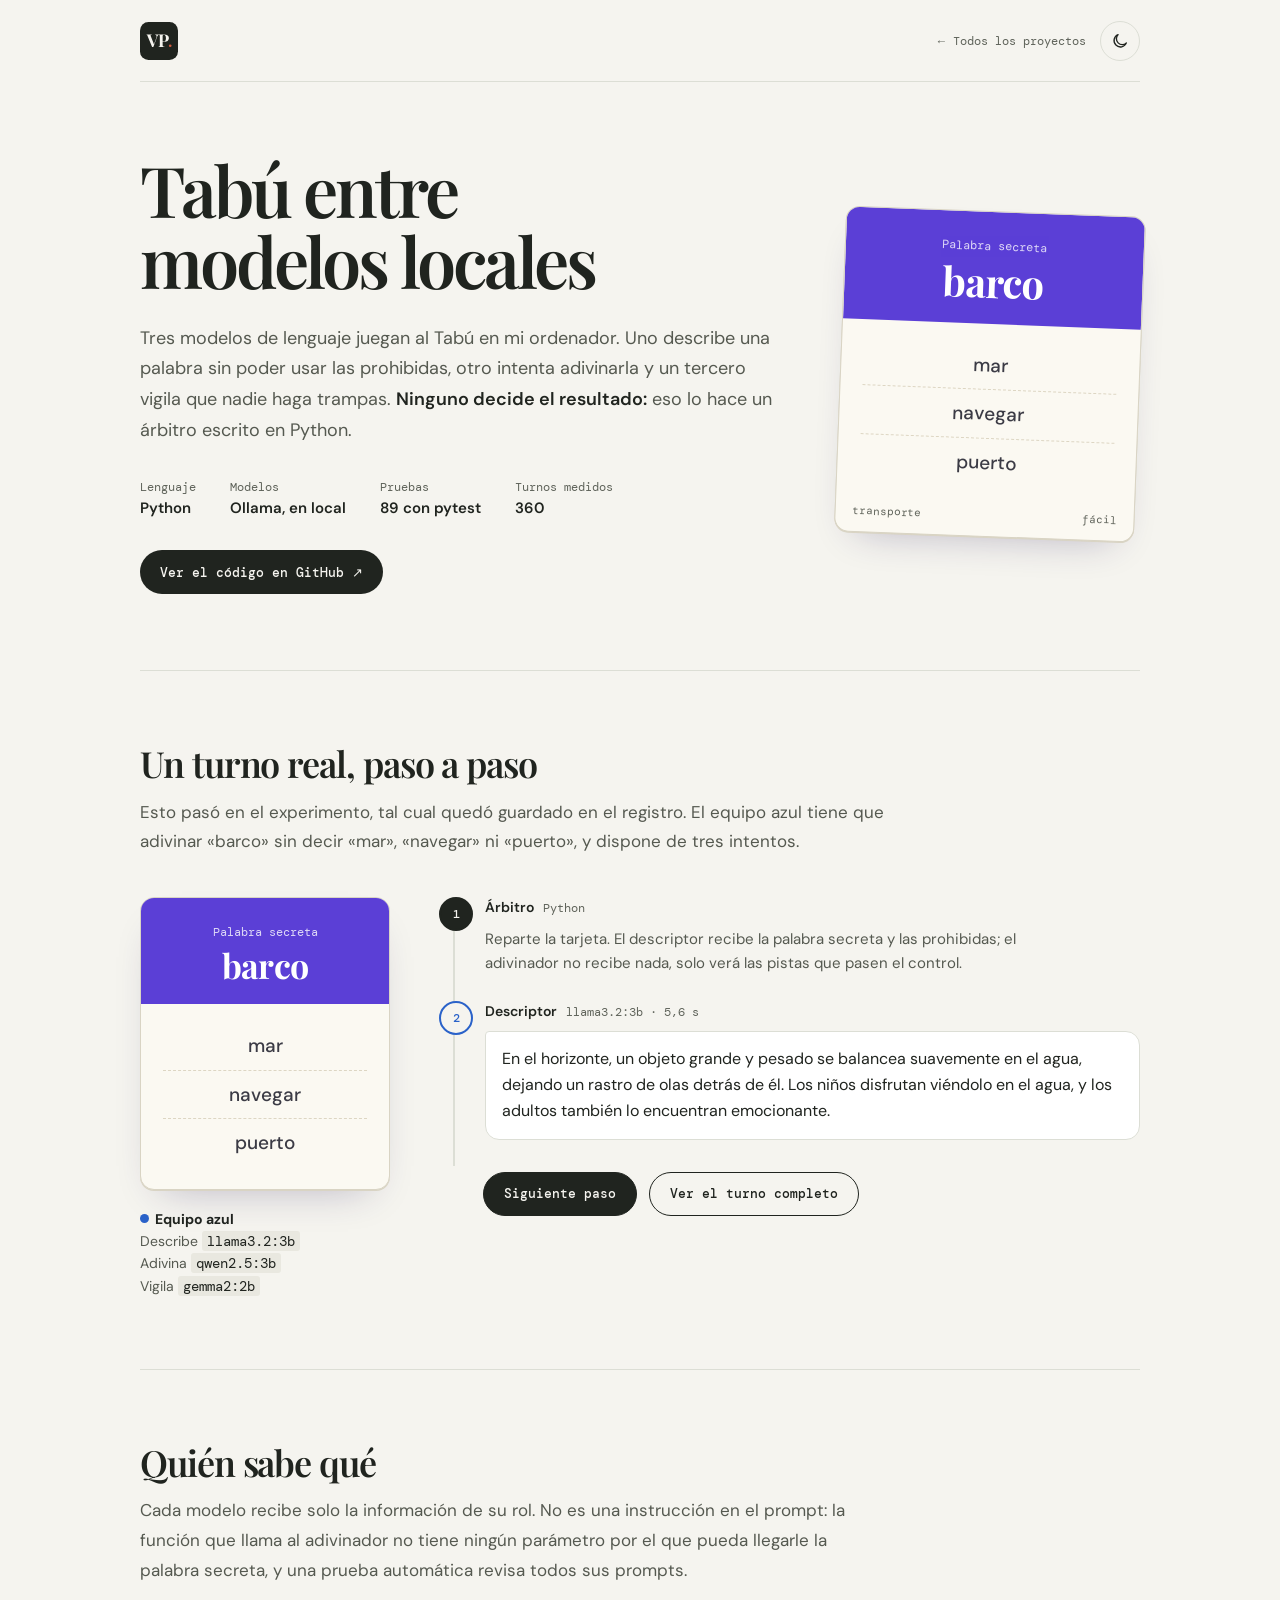
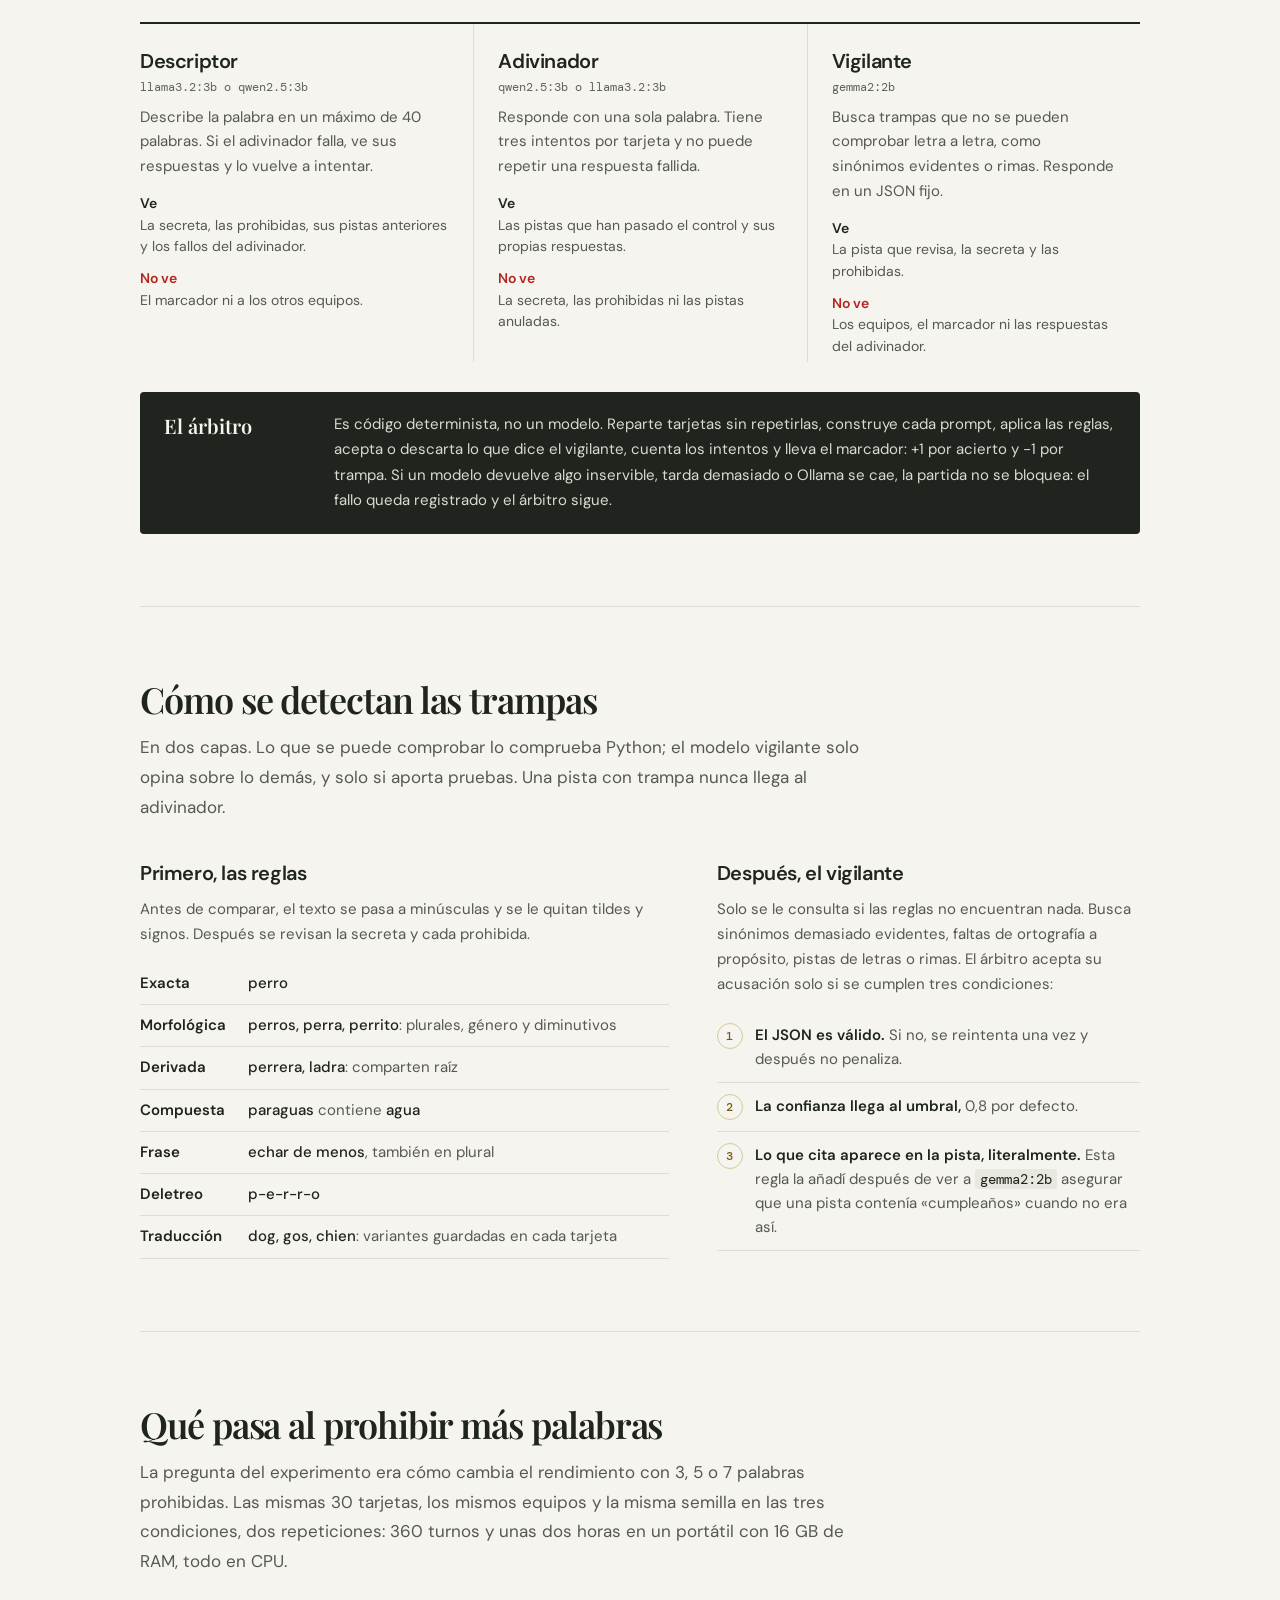
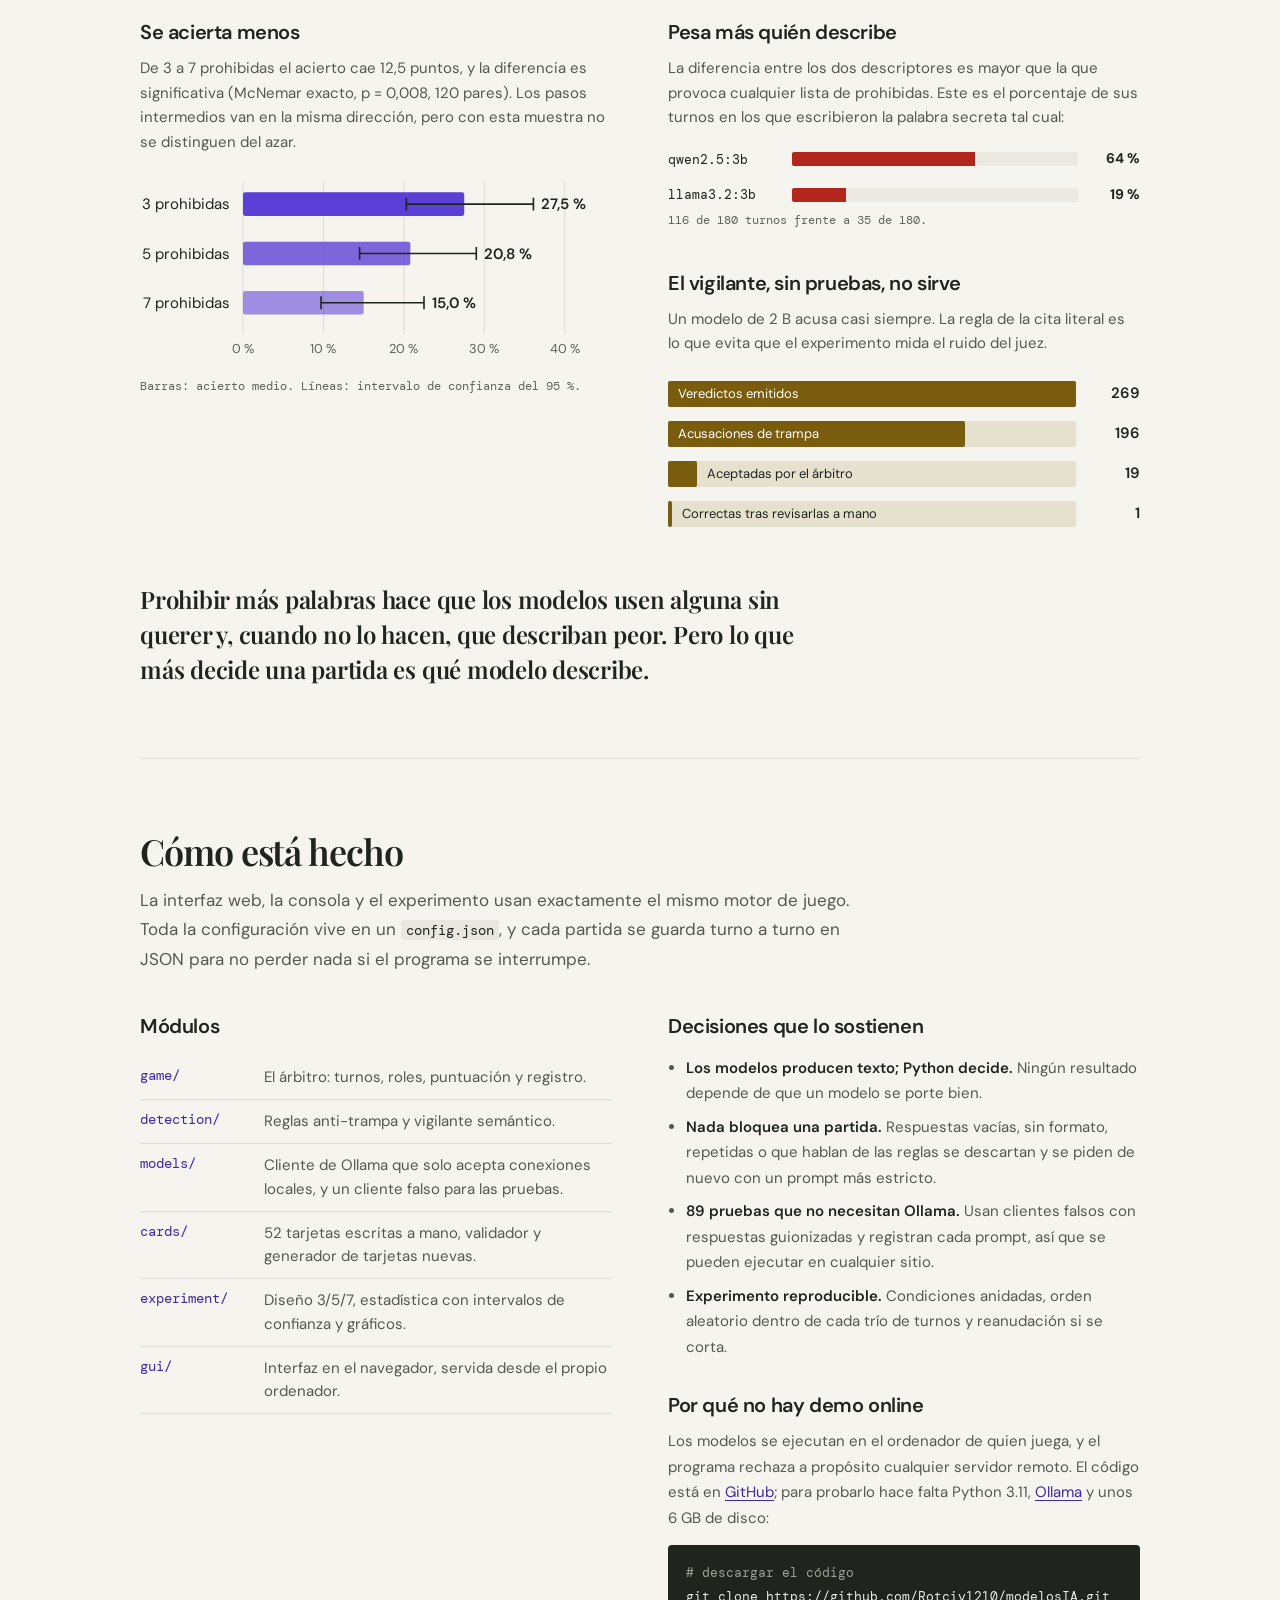
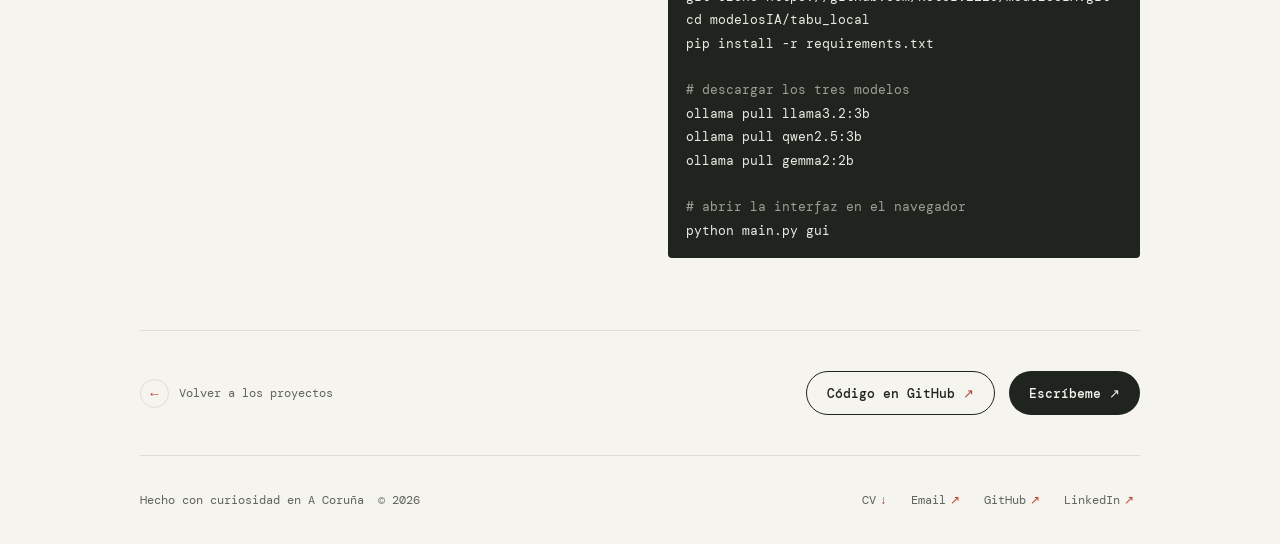
<file: tabuIA/index.html>
<!DOCTYPE html>
<html lang="es">
<head>
  <meta charset="UTF-8" />
  <meta name="viewport" content="width=device-width, initial-scale=1.0" />
  <meta name="theme-color" content="#f5f4ef" />
  <meta name="description" content="Tabú entre modelos locales: tres modelos de lenguaje juegan al Tabú en local con Ollama y un árbitro en Python decide cada jugada. Cómo funciona y qué resultados dio." />
  <meta property="og:type" content="article" />
  <meta property="og:locale" content="es_ES" />
  <meta property="og:url" content="https://www.vpereira.dev/tabuIA/" />
  <meta property="og:title" content="Tabú entre modelos locales — Víctor Pereira" />
  <meta property="og:description" content="Tres modelos de lenguaje juegan al Tabú en local. Un árbitro en Python decide. Así funciona y esto es lo que salió." />
  <meta name="twitter:card" content="summary" />
  <title>Tabú entre modelos locales — Víctor Pereira</title>
  <link rel="icon" href="/imagenes/logo-vp.svg" type="image/svg+xml">
  <link rel="icon" href="/imagenes/favicon-vp.png" type="image/png">
  <link rel="apple-touch-icon" href="/imagenes/apple-touch-icon.png">
  <link rel="preconnect" href="https://fonts.googleapis.com">
  <link rel="preconnect" href="https://fonts.gstatic.com" crossorigin>
  <link href="https://fonts.googleapis.com/css2?family=DM+Mono:wght@400;500&family=DM+Sans:wght@400;500;600;700&family=Playfair+Display:wght@600;700&display=swap" rel="stylesheet">
  <link rel="stylesheet" href="/css/style.css">
  <script src="/js/tema.js"></script>
  <style>
    :root {
      --violeta: #5b3fd6;      /* cabecera de la tarjeta, la misma que en la interfaz del juego */
      --violeta-oscuro: #3f2a9e;
      --carta: #fbf9f2;
      --azul: #2a62c9;
      --rojo: #c4471d;
      --bien: #2f6b45;
      --mal: #b3261e;
      --vigia: #7a5c0e;
    }

    /* ---------- cabecera ---------- */
    .t-top .back { font: 12px var(--mono); color: var(--muted); text-decoration: none; display: inline-flex; align-items: center; gap: 8px; min-height: 44px; }
    .t-top .back:hover { color: var(--accent-strong); }

    .t-hero { display: grid; grid-template-columns: minmax(0, 1fr) 300px; gap: 56px; align-items: center; padding: 72px 0 76px; border-bottom: 1px solid var(--line); }
    .t-hero h1 { font: 600 clamp(44px, 6.4vw, 70px)/1.02 "Playfair Display", Georgia, serif; letter-spacing: -.045em; margin: 0; max-width: 12ch; }
    .t-hero .lead { margin-top: 26px; max-width: 54ch; color: var(--body); font-size: 18px; line-height: 1.7; }
    .t-hero .lead strong { color: var(--ink); font-weight: 600; }
    .facts { display: grid; grid-template-columns: repeat(4, auto); justify-content: start; gap: 6px 34px; margin-top: 34px; }
    .facts dt { font: 12px var(--mono); color: var(--muted); }
    .facts dd { font-size: 15px; font-weight: 600; margin-top: 2px; }

    /* ---------- la tarjeta de Tabú ---------- */
    .carta { width: 100%; max-width: 300px; background: var(--carta); border: 1px solid #d9d4c4; border-radius: 14px; overflow: hidden; box-shadow: 0 1px 0 #d9d4c4, 0 18px 40px -22px #2a1f5c55; transform: rotate(2.2deg); }
    .carta-cab { background: var(--violeta); color: #fff; text-align: center; padding: 26px 18px 22px; }
    .carta-cab small { display: block; font: 12px var(--mono); opacity: .8; }
    .carta-cab b { display: block; font: 700 40px/1 "Playfair Display", Georgia, serif; letter-spacing: -.02em; margin-top: 8px; }
    .carta ul { list-style: none; padding: 18px 22px 22px; }
    .carta li { font-size: 19px; font-weight: 500; text-align: center; padding: 9px 0; border-bottom: 1px dashed #ddd6c3; color: #3b3b45; }
    .carta li:last-child { border-bottom: 0; }
    .carta-pie { display: flex; justify-content: space-between; font: 11px var(--mono); color: var(--muted); padding: 0 16px 14px; }

    /* ---------- secciones ---------- */
    .t-sec { padding: 72px 0; border-bottom: 1px solid var(--line); }
    .t-sec > h2, .t-head h2 { font: 600 36px/1.12 "Playfair Display", Georgia, serif; letter-spacing: -.03em; }
    .t-sec .intro-sec { margin-top: 14px; max-width: 62ch; color: var(--body); font-size: 17px; line-height: 1.75; }
    .t-sec p code, .t-sec li code, .t-sec td code { font: 14px var(--mono); background: #e9e8e0; padding: 1px 5px; border-radius: 3px; color: var(--ink); }

    /* ---------- turno real ---------- */
    .turno { display: grid; grid-template-columns: 250px minmax(0, 1fr); gap: 48px; margin-top: 40px; align-items: start; }
    .turno .carta { transform: none; position: sticky; top: 24px; }
    .turno .carta-cab b { font-size: 34px; }
    .equipo { margin-top: 18px; font-size: 14px; color: var(--body); line-height: 1.6; }
    .equipo b { color: var(--ink); }
    .chip { display: inline-block; width: 9px; height: 9px; border-radius: 50%; margin-right: 6px; vertical-align: 1px; }

    .pasos { list-style: none; counter-reset: paso; border-left: 2px solid var(--line); margin-left: 15px; }
    .paso { counter-increment: paso; position: relative; padding: 0 0 26px 30px; }
    .paso::before { content: counter(paso); position: absolute; left: -16px; top: 0; width: 30px; height: 30px; border-radius: 50%; background: var(--paper); border: 2px solid var(--line); display: grid; place-items: center; font: 500 12px var(--mono); color: var(--muted); }
    .paso .quien { font-size: 14px; font-weight: 600; }
    .paso .quien span { font: 12px var(--mono); color: var(--muted); font-weight: 400; margin-left: 6px; }
    .paso .dice { margin-top: 8px; padding: 14px 16px; border-radius: 4px 14px 14px 14px; background: #fff; border: 1px solid var(--line); font-size: 16px; line-height: 1.65; max-width: 60ch; }
    .paso .nota { margin-top: 8px; font-size: 15px; color: var(--body); line-height: 1.6; max-width: 60ch; }
    .paso.descriptor::before { border-color: var(--azul); color: var(--azul); }
    .paso.adivinador::before { border-color: var(--violeta); color: var(--violeta); }
    .paso.adivinador .dice { display: inline-block; font: 600 20px "DM Sans", sans-serif; padding: 8px 18px; border-radius: 14px; }
    .paso.vigilante::before { border-color: var(--vigia); color: var(--vigia); }
    .paso.arbitro::before { background: var(--ink); border-color: var(--ink); color: var(--paper); }
    .res { display: inline-block; margin-left: 10px; font: 500 13px var(--mono); vertical-align: 3px; }
    .res.ok { color: var(--bien); }
    .res.ko { color: var(--mal); }
    .acusa { color: var(--body); }
    .paso.vigilante .dice { border-style: dashed; border-color: #d8c79a; }
    .paso.final .dice { border-color: var(--bien); box-shadow: inset 4px 0 0 var(--bien); }

    .controles { display: flex; gap: 12px; margin: 6px 0 0 45px; flex-wrap: wrap; }
    .controles button { min-height: 44px; padding: 0 20px; border-radius: 999px; font: 500 13px var(--mono); cursor: pointer; border: 1px solid var(--ink); background: var(--ink); color: var(--paper); transition: background .2s; }
    .controles button.sec { background: transparent; color: var(--ink); }
    .controles button:hover { background: var(--violeta); border-color: var(--violeta); color: #fff; }
    .controles button:focus-visible { outline: 2px solid var(--violeta); outline-offset: 3px; }
    .contraste[hidden], .controles[hidden] { display: none; }
    .paso.nuevo, .contraste.nuevo { animation: entra .35s ease-out; }
    @media (prefers-reduced-motion: reduce) { .paso.nuevo, .contraste.nuevo { animation: none; } }
    @keyframes entra { from { opacity: 0; transform: translateY(6px); } to { opacity: 1; transform: none; } }

    .contraste { margin-top: 34px; margin-left: 45px; padding: 20px 22px; border: 1px solid #e7c3b5; background: #fbefe9; border-radius: 4px; max-width: 64ch; }
    .contraste h3 { font-size: 17px; font-weight: 600; }
    .contraste p { margin-top: 8px; color: var(--body); font-size: 15px; line-height: 1.65; }
    .contraste blockquote { margin-top: 10px; font-size: 17px; }
    .contraste mark { background: none; color: var(--mal); font-weight: 700; text-decoration: underline wavy var(--mal); text-underline-offset: 4px; }

    /* ---------- roles ---------- */
    .roles { display: grid; grid-template-columns: repeat(3, 1fr); gap: 0; margin-top: 36px; border-top: 2px solid var(--ink); }
    .rol { padding: 22px 24px 4px 0; }
    .rol + .rol { padding-left: 24px; border-left: 1px solid var(--line); }
    .rol h3 { font-size: 20px; font-weight: 600; letter-spacing: -.02em; }
    .rol .modelo { font: 12px var(--mono); color: var(--muted); margin-top: 2px; }
    .rol p { margin-top: 10px; font-size: 15px; color: var(--body); line-height: 1.65; }
    .rol dl { margin-top: 14px; font-size: 14px; line-height: 1.55; }
    .rol dt { font-weight: 600; margin-top: 10px; }
    .rol dd { color: var(--body); }
    .rol dt.no { color: var(--mal); }
    .arbitro-nota { margin-top: 30px; padding: 20px 24px; background: var(--ink); color: var(--paper); border-radius: 4px; display: grid; grid-template-columns: 150px 1fr; gap: 20px; align-items: start; }
    .arbitro-nota b { font: 600 20px "Playfair Display", Georgia, serif; }
    .arbitro-nota p { color: #d9dbd2; font-size: 15px; line-height: 1.7; }

    /* ---------- trampas ---------- */
    .capas { display: grid; grid-template-columns: minmax(0, 1.25fr) minmax(0, 1fr); gap: 48px; margin-top: 36px; }
    .capas h3 { font-size: 20px; font-weight: 600; letter-spacing: -.02em; }
    .capas h3 + p { margin-top: 8px; font-size: 15px; color: var(--body); line-height: 1.65; }
    table.tipos { width: 100%; border-collapse: collapse; margin-top: 16px; font-size: 15px; }
    .tipos th { text-align: left; font-weight: 600; padding: 9px 12px 9px 0; border-bottom: 1px solid var(--line); vertical-align: top; width: 108px; }
    .tipos td { padding: 9px 0; border-bottom: 1px solid var(--line); color: var(--body); }
    .tipos td i { font-style: normal; color: var(--ink); font-weight: 500; }
    .condiciones { list-style: none; counter-reset: c; margin-top: 16px; }
    .condiciones li { counter-increment: c; display: grid; grid-template-columns: 28px 1fr; gap: 10px; padding: 11px 0; border-bottom: 1px solid var(--line); font-size: 15px; line-height: 1.6; color: var(--body); }
    .condiciones li::before { content: counter(c); font: 500 12px var(--mono); color: var(--vigia); border: 1px solid #d8c79a; border-radius: 50%; width: 24px; height: 24px; display: grid; place-items: center; }
    .condiciones strong { color: var(--ink); font-weight: 600; }

    /* ---------- resultados ---------- */
    .result-grid { display: grid; grid-template-columns: minmax(0, 1fr) minmax(0, 1fr); gap: 56px; margin-top: 40px; }
    .result-grid h3 { font-size: 20px; font-weight: 600; letter-spacing: -.02em; }
    .result-grid h3 + p { margin-top: 8px; font-size: 15px; color: var(--body); line-height: 1.65; }
    .grafico { margin-top: 18px; width: 100%; height: auto; }
    .grafico text { font-family: "DM Sans", sans-serif; }
    .pie-graf { font: 12px var(--mono); color: var(--muted); margin-top: 6px; }
    .embudo { list-style: none; margin-top: 18px; }
    .embudo li { display: grid; grid-template-columns: 1fr 52px; align-items: center; gap: 12px; padding: 7px 0; font-size: 15px; }
    .embudo .barra { height: 26px; background: #e6e1cf; border-radius: 2px; position: relative; }
    .embudo .barra span { position: absolute; inset: 0 auto 0 0; background: var(--vigia); border-radius: 2px; }
    .embudo .barra em { position: absolute; left: 10px; top: 3px; font-style: normal; font-size: 13px; color: #fff; white-space: nowrap; mix-blend-mode: normal; }
    .embudo .barra.claro em { color: var(--ink); left: calc(var(--w) + 10px); }
    .embudo b { text-align: right; font-weight: 600; font-variant-numeric: tabular-nums; }
    .conclusion { margin-top: 48px; font: 600 24px/1.45 "Playfair Display", Georgia, serif; letter-spacing: -.01em; max-width: 46ch; }

    .descriptor-vs { margin-top: 18px; display: grid; gap: 14px; }
    .dv { display: grid; grid-template-columns: 112px 1fr 50px; align-items: center; gap: 12px; font-size: 14px; }
    .dv code { font: 13px var(--mono) !important; background: none !important; padding: 0 !important; }
    .dv .pista { height: 14px; background: #ebe9e1; border-radius: 2px; position: relative; overflow: hidden; }
    .dv .pista span { position: absolute; inset: 0 auto 0 0; background: var(--mal); }
    .dv b { text-align: right; font-variant-numeric: tabular-nums; }

    /* ---------- cómo está hecho ---------- */
    .hecho { display: grid; grid-template-columns: minmax(0, 1fr) minmax(0, 1fr); gap: 56px; margin-top: 36px; }
    .hecho h3 { font-size: 20px; font-weight: 600; letter-spacing: -.02em; }
    .modulos { margin-top: 14px; }
    .modulos div { display: grid; grid-template-columns: 110px 1fr; gap: 14px; padding: 10px 0; border-bottom: 1px solid var(--line); font-size: 15px; line-height: 1.55; }
    .modulos code { font: 14px var(--mono); color: var(--violeta-oscuro); }
    .modulos span { color: var(--body); }
    .hecho ul.lista { margin-top: 14px; padding-left: 18px; color: var(--body); font-size: 15px; line-height: 1.7; }
    .hecho ul.lista li + li { margin-top: 8px; }
    .hecho ul.lista strong { color: var(--ink); font-weight: 600; }
    pre.cmd { margin-top: 14px; background: var(--ink); color: #e9ebe3; border-radius: 4px; padding: 16px 18px; font: 13px/1.8 var(--mono); overflow-x: auto; }
    pre.cmd .c { color: #9aa093; }
    .local { margin-top: 30px; }
    .local p { margin-top: 8px; font-size: 15px; color: var(--body); line-height: 1.7; }

    .t-acciones { margin-top: 30px; }
    .enlace-repo { color: var(--violeta-oscuro); text-decoration: underline; text-underline-offset: 3px; }
    .enlace-repo:hover { color: var(--accent-strong); }
    .t-foot-nav { padding: 40px 0; border-bottom: 1px solid var(--line); display: flex; justify-content: space-between; gap: 20px; flex-wrap: wrap; }


    /* ---------- modo oscuro ---------- */
    .grafico .g-grid { stroke: var(--line); }
    .grafico .g-eje { fill: var(--muted); }
    .grafico .g-txt { fill: var(--ink); }
    .grafico .g-bigote { stroke: var(--ink); }
    .grafico .g-barras { fill: var(--violeta); }
    [data-theme="dark"] {
      --violeta: #8470ee;
      --violeta-oscuro: #b3a6f7;
      --azul: #7aa2ff;
      --bien: #7fcf9a;
      --mal: #f08a80;
      --vigia: #d2ae4a;
    }
    [data-theme="dark"] .carta-cab { background: #5b3fd6; }
    [data-theme="dark"] .carta { border-color: #3a3550; box-shadow: 0 18px 40px -22px #000; }
    [data-theme="dark"] .t-sec p code, [data-theme="dark"] .t-sec li code, [data-theme="dark"] .t-sec td code { background: #262a24; }
    [data-theme="dark"] .paso .dice { background: #1c1f1b; }
    [data-theme="dark"] .paso.vigilante .dice { border-color: #5c4e24; }
    [data-theme="dark"] .contraste { background: #2a1d19; border-color: #5a3426; }
    [data-theme="dark"] .arbitro-nota { background: #1c1f1b; color: var(--ink); border: 1px solid var(--line); }
    [data-theme="dark"] .arbitro-nota p { color: var(--body); }
    [data-theme="dark"] pre.cmd { background: #0c0d0b; border: 1px solid var(--line); }
    [data-theme="dark"] .embudo .barra { background: #2b2a22; }
    [data-theme="dark"] .embudo .barra:not(.claro) em { color: #1a1405; }
    [data-theme="dark"] .dv .pista { background: #2a2d28; }
    [data-theme="dark"] .condiciones li::before { border-color: #5c4e24; }
    [data-theme="dark"] .controles button:hover { color: #fff; }

    @media (max-width: 860px) {
      .t-hero { grid-template-columns: 1fr; gap: 44px; padding: 52px 0 60px; }
      .t-hero .carta { max-width: 260px; margin: 0 auto; }
      .facts { grid-template-columns: repeat(2, auto); }
      .turno { grid-template-columns: 1fr; gap: 32px; }
      .turno .carta { display: none; }
      .equipo { margin-top: 0; }
      .roles { grid-template-columns: 1fr; }
      .rol + .rol { padding-left: 0; border-left: 0; border-top: 1px solid var(--line); }
      .rol { padding-bottom: 18px; }
      .capas, .result-grid, .hecho { grid-template-columns: 1fr; gap: 44px; }
      .arbitro-nota { grid-template-columns: 1fr; gap: 6px; }
      .contraste, .controles { margin-left: 0; }
    }
    @media (max-width: 480px) {
      .t-sec { padding: 54px 0; }
      .t-sec > h2, .t-head h2 { font-size: 30px; }
      .t-hero .lead { font-size: 17px; }
      .paso { padding-left: 24px; }
      .dv { grid-template-columns: 96px 1fr 44px; }
    }
  </style>
</head>
<body>
  <main class="wrap">
    <nav class="topbar t-top" aria-label="Navegación principal">
      <a class="monogram" href="/" aria-label="Víctor Pereira, volver al portfolio"><img class="logo logo-luz" src="/imagenes/logo-vp.svg" alt="" width="38" height="38"><img class="logo logo-noche" src="/imagenes/logo-vp-claro.svg" alt="" width="38" height="38"></a>
      <div class="topbar-right">
        <a class="back" href="/#proyectos"><span aria-hidden="true">←</span> Todos los proyectos</a>
        <button type="button" class="tema-btn" aria-pressed="false" aria-label="Cambiar a modo oscuro" title="Modo oscuro">
          <svg class="icono-luna" viewBox="0 0 24 24" fill="none" stroke="currentColor" stroke-width="1.8" stroke-linecap="round" stroke-linejoin="round" aria-hidden="true"><path d="M20.5 14.5A8.5 8.5 0 1 1 9.5 3.5a7 7 0 0 0 11 11z"/></svg>
          <svg class="icono-sol" viewBox="0 0 24 24" fill="none" stroke="currentColor" stroke-width="1.8" stroke-linecap="round" aria-hidden="true"><circle cx="12" cy="12" r="4.2"/><path d="M12 2.5v2.2M12 19.3v2.2M2.5 12h2.2M19.3 12h2.2M5.3 5.3l1.6 1.6M17.1 17.1l1.6 1.6M5.3 18.7l1.6-1.6M17.1 6.9l1.6-1.6"/></svg>
        </button>
      </div>
    </nav>

    <header class="t-hero">
      <div>
        <h1>Tabú entre modelos locales</h1>
        <p class="lead">Tres modelos de lenguaje juegan al Tabú en mi ordenador. Uno describe una palabra sin poder usar las prohibidas, otro intenta adivinarla y un tercero vigila que nadie haga trampas. <strong>Ninguno decide el resultado:</strong> eso lo hace un árbitro escrito en Python.</p>
        <dl class="facts">
          <div><dt>Lenguaje</dt><dd>Python</dd></div>
          <div><dt>Modelos</dt><dd>Ollama, en local</dd></div>
          <div><dt>Pruebas</dt><dd>89 con pytest</dd></div>
          <div><dt>Turnos medidos</dt><dd>360</dd></div>
        </dl>
        <p class="t-acciones"><a class="btn-contact" href="https://github.com/Rotciv1210/modelosIA" target="_blank" rel="noopener noreferrer">Ver el código en GitHub <span aria-hidden="true">↗</span></a></p>
      </div>
      <div class="carta" aria-label="Tarjeta de ejemplo: palabra secreta barco; prohibidas mar, navegar y puerto">
        <div class="carta-cab"><small>Palabra secreta</small><b>barco</b></div>
        <ul aria-label="Palabras prohibidas"><li>mar</li><li>navegar</li><li>puerto</li></ul>
        <div class="carta-pie"><span>transporte</span><span>fácil</span></div>
      </div>
    </header>

    <section class="t-sec" aria-labelledby="turno-title">
      <h2 id="turno-title">Un turno real, paso a paso</h2>
      <p class="intro-sec">Esto pasó en el experimento, tal cual quedó guardado en el registro. El equipo azul tiene que adivinar «barco» sin decir «mar», «navegar» ni «puerto», y dispone de tres intentos.</p>

      <div class="turno">
        <div>
          <div class="carta" aria-hidden="true">
            <div class="carta-cab"><small>Palabra secreta</small><b>barco</b></div>
            <ul><li>mar</li><li>navegar</li><li>puerto</li></ul>
          </div>
          <p class="equipo"><span class="chip" style="background:var(--azul)"></span><b>Equipo azul</b><br>Describe <code>llama3.2:3b</code><br>Adivina <code>qwen2.5:3b</code><br>Vigila <code>gemma2:2b</code></p>
        </div>

        <div>
          <ol class="pasos" id="pasos">
            <li class="paso arbitro">
              <p class="quien">Árbitro <span>Python</span></p>
              <p class="nota">Reparte la tarjeta. El descriptor recibe la palabra secreta y las prohibidas; el adivinador no recibe nada, solo verá las pistas que pasen el control.</p>
            </li>
            <li class="paso descriptor">
              <p class="quien">Descriptor <span>llama3.2:3b · 5,6 s</span></p>
              <p class="dice">En el horizonte, un objeto grande y pesado se balancea suavemente en el agua, dejando un rastro de olas detrás de él. Los niños disfrutan viéndolo en el agua, y los adultos también lo encuentran emocionante.</p>
            </li>
            <li class="paso arbitro">
              <p class="quien">Árbitro y vigilante</p>
              <p class="nota">Las reglas no encuentran ninguna palabra prohibida ni forma suya. El vigilante tampoco ve trampa. La pista llega al adivinador.</p>
            </li>
            <li class="paso adivinador">
              <p class="quien">Adivinador <span>qwen2.5:3b · 1,7 s</span></p>
              <p><span class="dice">bote</span><span class="res ko">fallo, quedan 2 intentos</span></p>
            </li>
            <li class="paso descriptor">
              <p class="quien">Descriptor <span>llama3.2:3b · 5,6 s</span></p>
              <p class="nota">Recibe la respuesta fallida y da otra pista.</p>
              <p class="dice">Algunos deportistas y personajes famosos han utilizado este objeto para demostrar habilidades impresionantes, y es común verlo en eventos de competición en todo el mundo.</p>
            </li>
            <li class="paso vigilante">
              <p class="quien">Vigilante <span>gemma2:2b · 11,2 s</span></p>
              <p class="dice"><span class="acusa">«La descripción menciona directamente el objeto "barco"». Confianza 0,9.</span></p>
              <p class="nota"><strong style="color:var(--mal)">El árbitro descarta la acusación:</strong> la palabra citada no aparece en la pista. Sin esta comprobación, el turno habría acabado en una penalización injusta.</p>
            </li>
            <li class="paso adivinador final">
              <p class="quien">Adivinador <span>qwen2.5:3b · 2,2 s</span></p>
              <p><span class="dice">barco</span><span class="res ok">acierto, +1 punto</span></p>
            </li>
          </ol>
          <div class="controles" id="controles" hidden>
            <button type="button" id="siguiente">Siguiente paso</button>
            <button type="button" class="sec" id="todo">Ver el turno completo</button>
          </div>

          <aside class="contraste" aria-labelledby="contraste-title">
            <h3 id="contraste-title">La misma tarjeta, con otro descriptor</h3>
            <p>En el equipo rojo, <code>qwen2.5:3b</code> describe y su primera pista fue esta:</p>
            <blockquote>«Un <mark>barco</mark> es una embarcación de gran tamaño.»</blockquote>
            <p>Las reglas lo detectan como coincidencia exacta con la palabra secreta. La pista nunca llega al adivinador, el turno termina y el equipo pierde un punto.</p>
          </aside>
        </div>
      </div>
    </section>

    <section class="t-sec" aria-labelledby="roles-title">
      <h2 id="roles-title">Quién sabe qué</h2>
      <p class="intro-sec">Cada modelo recibe solo la información de su rol. No es una instrucción en el prompt: la función que llama al adivinador no tiene ningún parámetro por el que pueda llegarle la palabra secreta, y una prueba automática revisa todos sus prompts.</p>

      <div class="roles">
        <article class="rol">
          <h3>Descriptor</h3>
          <p class="modelo">llama3.2:3b o qwen2.5:3b</p>
          <p>Describe la palabra en un máximo de 40 palabras. Si el adivinador falla, ve sus respuestas y lo vuelve a intentar.</p>
          <dl><dt>Ve</dt><dd>La secreta, las prohibidas, sus pistas anteriores y los fallos del adivinador.</dd><dt class="no">No ve</dt><dd>El marcador ni a los otros equipos.</dd></dl>
        </article>
        <article class="rol">
          <h3>Adivinador</h3>
          <p class="modelo">qwen2.5:3b o llama3.2:3b</p>
          <p>Responde con una sola palabra. Tiene tres intentos por tarjeta y no puede repetir una respuesta fallida.</p>
          <dl><dt>Ve</dt><dd>Las pistas que han pasado el control y sus propias respuestas.</dd><dt class="no">No ve</dt><dd>La secreta, las prohibidas ni las pistas anuladas.</dd></dl>
        </article>
        <article class="rol">
          <h3>Vigilante</h3>
          <p class="modelo">gemma2:2b</p>
          <p>Busca trampas que no se pueden comprobar letra a letra, como sinónimos evidentes o rimas. Responde en un JSON fijo.</p>
          <dl><dt>Ve</dt><dd>La pista que revisa, la secreta y las prohibidas.</dd><dt class="no">No ve</dt><dd>Los equipos, el marcador ni las respuestas del adivinador.</dd></dl>
        </article>
      </div>
      <div class="arbitro-nota">
        <b>El árbitro</b>
        <p>Es código determinista, no un modelo. Reparte tarjetas sin repetirlas, construye cada prompt, aplica las reglas, acepta o descarta lo que dice el vigilante, cuenta los intentos y lleva el marcador: +1 por acierto y −1 por trampa. Si un modelo devuelve algo inservible, tarda demasiado o Ollama se cae, la partida no se bloquea: el fallo queda registrado y el árbitro sigue.</p>
      </div>
    </section>

    <section class="t-sec" aria-labelledby="trampas-title">
      <h2 id="trampas-title">Cómo se detectan las trampas</h2>
      <p class="intro-sec">En dos capas. Lo que se puede comprobar lo comprueba Python; el modelo vigilante solo opina sobre lo demás, y solo si aporta pruebas. Una pista con trampa nunca llega al adivinador.</p>

      <div class="capas">
        <div>
          <h3>Primero, las reglas</h3>
          <p>Antes de comparar, el texto se pasa a minúsculas y se le quitan tildes y signos. Después se revisan la secreta y cada prohibida.</p>
          <table class="tipos">
            <tbody>
              <tr><th scope="row">Exacta</th><td><i>perro</i></td></tr>
              <tr><th scope="row">Morfológica</th><td><i>perros, perra, perrito</i>: plurales, género y diminutivos</td></tr>
              <tr><th scope="row">Derivada</th><td><i>perrera, ladra</i>: comparten raíz</td></tr>
              <tr><th scope="row">Compuesta</th><td><i>paraguas</i> contiene <i>agua</i></td></tr>
              <tr><th scope="row">Frase</th><td><i>echar de menos</i>, también en plural</td></tr>
              <tr><th scope="row">Deletreo</th><td><i>p-e-r-r-o</i></td></tr>
              <tr><th scope="row">Traducción</th><td><i>dog, gos, chien</i>: variantes guardadas en cada tarjeta</td></tr>
            </tbody>
          </table>
        </div>
        <div>
          <h3>Después, el vigilante</h3>
          <p>Solo se le consulta si las reglas no encuentran nada. Busca sinónimos demasiado evidentes, faltas de ortografía a propósito, pistas de letras o rimas. El árbitro acepta su acusación solo si se cumplen tres condiciones:</p>
          <ol class="condiciones">
            <li><span><strong>El JSON es válido.</strong> Si no, se reintenta una vez y después no penaliza.</span></li>
            <li><span><strong>La confianza llega al umbral,</strong> 0,8 por defecto.</span></li>
            <li><span><strong>Lo que cita aparece en la pista, literalmente.</strong> Esta regla la añadí después de ver a <code>gemma2:2b</code> asegurar que una pista contenía «cumpleaños» cuando no era así.</span></li>
          </ol>
        </div>
      </div>
    </section>

    <section class="t-sec" aria-labelledby="exp-title">
      <h2 id="exp-title">Qué pasa al prohibir más palabras</h2>
      <p class="intro-sec">La pregunta del experimento era cómo cambia el rendimiento con 3, 5 o 7 palabras prohibidas. Las mismas 30 tarjetas, los mismos equipos y la misma semilla en las tres condiciones, dos repeticiones: 360 turnos y unas dos horas en un portátil con 16 GB de RAM, todo en CPU.</p>

      <div class="result-grid">
        <div>
          <h3>Se acierta menos</h3>
          <p>De 3 a 7 prohibidas el acierto cae 12,5 puntos, y la diferencia es significativa (McNemar exacto, p = 0,008, 120 pares). Los pasos intermedios van en la misma dirección, pero con esta muestra no se distinguen del azar.</p>
          <svg class="grafico" viewBox="0 0 440 178" role="img" aria-labelledby="g1-t g1-d">
            <title id="g1-t">Porcentaje de palabras adivinadas según el número de prohibidas</title>
            <desc id="g1-d">3 prohibidas: 27,5 % (IC 95 %: 20,3 a 36,1). 5 prohibidas: 20,8 % (14,5 a 29,0). 7 prohibidas: 15,0 % (9,7 a 22,5).</desc>
            <!-- escala: 0–40 % sobre 300 px, empezando en x = 96 -->
            <g class="g-grid" stroke="#dcded5" stroke-width="1">
              <line x1="96" y1="8" x2="96" y2="150"/><line x1="171" y1="8" x2="171" y2="150"/><line x1="246" y1="8" x2="246" y2="150"/><line x1="321" y1="8" x2="321" y2="150"/><line x1="396" y1="8" x2="396" y2="150"/>
            </g>
            <g class="g-eje" font-size="12" fill="#5f635a" text-anchor="middle">
              <text x="96" y="168">0 %</text><text x="171" y="168">10 %</text><text x="246" y="168">20 %</text><text x="321" y="168">30 %</text><text x="396" y="168">40 %</text>
            </g>
            <g class="g-txt" font-size="14" fill="#20241f" text-anchor="end">
              <text x="84" y="34">3 prohibidas</text><text x="84" y="80">5 prohibidas</text><text x="84" y="126">7 prohibidas</text>
            </g>
            <g class="g-barras" fill="#5b3fd6">
              <rect x="96" y="18" width="206.25" height="22" rx="2"/>
              <rect x="96" y="64" width="156" height="22" rx="2" opacity=".78"/>
              <rect x="96" y="110" width="112.5" height="22" rx="2" opacity=".56"/>
            </g>
            <g class="g-bigote" stroke="#20241f" stroke-width="1.5">
              <line x1="248.25" y1="29" x2="366.75" y2="29"/><line x1="248.25" y1="23" x2="248.25" y2="35"/><line x1="366.75" y1="23" x2="366.75" y2="35"/>
              <line x1="204.75" y1="75" x2="313.5" y2="75"/><line x1="204.75" y1="69" x2="204.75" y2="81"/><line x1="313.5" y1="69" x2="313.5" y2="81"/>
              <line x1="168.75" y1="121" x2="264.75" y2="121"/><line x1="168.75" y1="115" x2="168.75" y2="127"/><line x1="264.75" y1="115" x2="264.75" y2="127"/>
            </g>
            <g class="g-txt" font-size="14" font-weight="600" fill="#20241f">
              <text x="374" y="34">27,5 %</text><text x="321" y="80">20,8 %</text><text x="272" y="126">15,0 %</text>
            </g>
          </svg>
          <p class="pie-graf">Barras: acierto medio. Líneas: intervalo de confianza del 95 %.</p>
        </div>

        <div>
          <h3>Pesa más quién describe</h3>
          <p>La diferencia entre los dos descriptores es mayor que la que provoca cualquier lista de prohibidas. Este es el porcentaje de sus turnos en los que escribieron la palabra secreta tal cual:</p>
          <div class="descriptor-vs" role="img" aria-label="qwen2.5:3b escribió la palabra secreta en el 64 % de sus turnos; llama3.2:3b, en el 19 %">
            <div class="dv"><code>qwen2.5:3b</code><div class="pista"><span style="width:64%"></span></div><b>64 %</b></div>
            <div class="dv"><code>llama3.2:3b</code><div class="pista"><span style="width:19%"></span></div><b>19 %</b></div>
          </div>
          <p class="pie-graf">116 de 180 turnos frente a 35 de 180.</p>

          <h3 style="margin-top:40px">El vigilante, sin pruebas, no sirve</h3>
          <p>Un modelo de 2 B acusa casi siempre. La regla de la cita literal es lo que evita que el experimento mida el ruido del juez.</p>
          <ol class="embudo">
            <li><div class="barra"><span style="width:100%"></span><em>Veredictos emitidos</em></div><b>269</b></li>
            <li><div class="barra"><span style="width:72.9%"></span><em>Acusaciones de trampa</em></div><b>196</b></li>
            <li><div class="barra claro" style="--w:7.1%"><span style="width:7.1%"></span><em>Aceptadas por el árbitro</em></div><b>19</b></li>
            <li><div class="barra claro" style="--w:1%"><span style="width:1%"></span><em>Correctas tras revisarlas a mano</em></div><b>1</b></li>
          </ol>
        </div>
      </div>

      <p class="conclusion">Prohibir más palabras hace que los modelos usen alguna sin querer y, cuando no lo hacen, que describan peor. Pero lo que más decide una partida es qué modelo describe.</p>
    </section>

    <section class="t-sec" aria-labelledby="hecho-title">
      <h2 id="hecho-title">Cómo está hecho</h2>
      <p class="intro-sec">La interfaz web, la consola y el experimento usan exactamente el mismo motor de juego. Toda la configuración vive en un <code>config.json</code>, y cada partida se guarda turno a turno en JSON para no perder nada si el programa se interrumpe.</p>

      <div class="hecho">
        <div>
          <h3>Módulos</h3>
          <div class="modulos">
            <div><code>game/</code><span>El árbitro: turnos, roles, puntuación y registro.</span></div>
            <div><code>detection/</code><span>Reglas anti-trampa y vigilante semántico.</span></div>
            <div><code>models/</code><span>Cliente de Ollama que solo acepta conexiones locales, y un cliente falso para las pruebas.</span></div>
            <div><code>cards/</code><span>52 tarjetas escritas a mano, validador y generador de tarjetas nuevas.</span></div>
            <div><code>experiment/</code><span>Diseño 3/5/7, estadística con intervalos de confianza y gráficos.</span></div>
            <div><code>gui/</code><span>Interfaz en el navegador, servida desde el propio ordenador.</span></div>
          </div>
        </div>
        <div>
          <h3>Decisiones que lo sostienen</h3>
          <ul class="lista">
            <li><strong>Los modelos producen texto; Python decide.</strong> Ningún resultado depende de que un modelo se porte bien.</li>
            <li><strong>Nada bloquea una partida.</strong> Respuestas vacías, sin formato, repetidas o que hablan de las reglas se descartan y se piden de nuevo con un prompt más estricto.</li>
            <li><strong>89 pruebas que no necesitan Ollama.</strong> Usan clientes falsos con respuestas guionizadas y registran cada prompt, así que se pueden ejecutar en cualquier sitio.</li>
            <li><strong>Experimento reproducible.</strong> Condiciones anidadas, orden aleatorio dentro de cada trío de turnos y reanudación si se corta.</li>
          </ul>

          <div class="local">
            <h3>Por qué no hay demo online</h3>
            <p>Los modelos se ejecutan en el ordenador de quien juega, y el programa rechaza a propósito cualquier servidor remoto. El código está en <a class="enlace-repo" href="https://github.com/Rotciv1210/modelosIA" target="_blank" rel="noopener noreferrer">GitHub</a>; para probarlo hace falta Python 3.11, <a class="enlace-repo" href="https://ollama.com/download" target="_blank" rel="noopener noreferrer">Ollama</a> y unos 6 GB de disco:</p>
            <pre class="cmd"><span class="c"># descargar el código</span>
git clone https://github.com/Rotciv1210/modelosIA.git
cd modelosIA/tabu_local
pip install -r requirements.txt

<span class="c"># descargar los tres modelos</span>
ollama pull llama3.2:3b
ollama pull qwen2.5:3b
ollama pull gemma2:2b

<span class="c"># abrir la interfaz en el navegador</span>
python main.py gui</pre>
          </div>
        </div>
      </div>
    </section>

    <nav class="t-foot-nav" aria-label="Más">
      <a class="scroll-link" href="/#proyectos"><span class="scroll-icon" aria-hidden="true">←</span> Volver a los proyectos</a>
      <span class="hero-actions"><a class="btn-cv" href="https://github.com/Rotciv1210/modelosIA" target="_blank" rel="noopener noreferrer">Código en GitHub <span aria-hidden="true">↗</span></a><a class="btn-contact" href="mailto:victorpereirarigal00@gmail.com">Escríbeme <span aria-hidden="true">↗</span></a></span>
    </nav>

    <footer>
      <span class="footer-note">Hecho con curiosidad en A Coruña <span>© 2026</span></span>
      <div class="footer-links"><a href="/Victor_Pereira_CV.pdf" download>CV <span>↓</span></a><a href="mailto:victorpereirarigal00@gmail.com">Email <span>↗</span></a><a href="https://github.com/Rotciv1210" target="_blank" rel="noopener noreferrer">GitHub <span>↗</span></a><a href="https://www.linkedin.com/in/victor-pereira-rigal-969aa236b/" target="_blank" rel="noopener noreferrer">LinkedIn <span>↗</span></a></div>
    </footer>
  </main>

  <script>
    // Reproducción paso a paso del turno. Sin JavaScript se ve el turno completo.
    (function () {
      var pasos = Array.prototype.slice.call(document.querySelectorAll('#pasos .paso'));
      var controles = document.getElementById('controles');
      var btnSig = document.getElementById('siguiente');
      var btnTodo = document.getElementById('todo');
      if (!pasos.length || !controles) return;
      var contraste = document.querySelector('.contraste');
      var visibles = 2;
      function pintar(animar) {
        pasos.forEach(function (p, i) {
          var ver = i < visibles;
          if (ver && p.hidden && animar) { p.classList.add('nuevo'); }
          p.hidden = !ver;
        });
        var completo = visibles >= pasos.length;
        if (contraste) {
          if (completo && contraste.hidden && animar) { contraste.classList.add('nuevo'); }
          contraste.hidden = !completo;
        }
        if (completo) { controles.hidden = true; }
      }
      controles.hidden = false;
      pintar(false);
      btnSig.addEventListener('click', function () {
        visibles++;
        pintar(true);
        if (visibles >= pasos.length) { pasos[pasos.length - 1].setAttribute('tabindex', '-1'); pasos[pasos.length - 1].focus({ preventScroll: true }); }
      });
      btnTodo.addEventListener('click', function () { visibles = pasos.length; pintar(true); });
    })();
  </script>
</body>
</html>
</file>
<file: css/style.css>
:root {
  --paper: #f5f4ef;
  --ink: #20241f;
  --muted: #5f635a;
  --body: #555950;
  --line: #dcded5;
  --accent: #d15b3f;
  --accent-strong: #b8452b; /* acento para texto pequeño y fondos con texto blanco (contraste AA) */
  --green: #426b50;
  --mono: "DM Mono", monospace;
  --sans: "DM Sans", sans-serif;
}

* { box-sizing: border-box; margin: 0; padding: 0; }
html { scroll-behavior: smooth; }
body { background: var(--paper); color: var(--ink); font-family: var(--sans); line-height: 1.55; -webkit-font-smoothing: antialiased; }
a { color: inherit; }
.wrap { width: min(100% - 64px, 1000px); margin: 0 auto; }

.topbar { height: 82px; display: flex; align-items: center; justify-content: space-between; border-bottom: 1px solid var(--line); }
.monogram { font-size: 20px; font-weight: 700; letter-spacing: -.08em; text-decoration: none; }
.monogram span, .accent { color: var(--accent); }
.availability, .nav-contact { font-family: var(--mono); font-size: 12px; letter-spacing: .015em; }
.availability { color: var(--muted); display: flex; align-items: center; gap: 9px; }
.availability i { width: 7px; height: 7px; display: inline-block; border-radius: 50%; background: #6c9668; box-shadow: 0 0 0 4px #6c96681a; }
.nav-contact { text-decoration: none; border-bottom: 1px solid var(--line); padding: 12px 0 5px; }
.nav-contact:hover { border-color: var(--accent-strong); }
.nav-contact span, .footer-links span { color: var(--accent-strong); }

.hero { position: relative; padding: 89px 0 73px; border-bottom: 1px solid var(--line); }
.eyebrow { color: var(--muted); text-transform: uppercase; font: 12px var(--mono); letter-spacing: .11em; }
.hero > .eyebrow { display: flex; align-items: center; gap: 13px; }
.eyebrow-line { height: 1px; width: 34px; background: var(--accent); }
h1 { font: 600 clamp(58px, 10vw, 108px)/.99 "Playfair Display", Georgia, serif; letter-spacing: -.055em; margin-top: 28px; }
h1 em { color: var(--green); font-weight: 600; }
.hero-bottom { display: flex; align-items: flex-end; justify-content: space-between; gap: 24px; margin-top: 31px; }
.intro { max-width: 440px; color: var(--body); font-size: 17px; line-height: 1.75; }
.hero-actions { display: flex; align-items: center; gap: 12px 14px; flex-wrap: wrap; }
.hero-actions .scroll-link { margin-left: 8px; }
.btn-contact { display: inline-flex; align-items: center; gap: 8px; min-height: 44px; padding: 0 20px; border-radius: 999px; background: var(--ink); color: var(--paper); text-decoration: none; font: 500 13px var(--mono); transition: background .2s; }
.btn-contact:hover { background: var(--accent-strong); }
.btn-cv { display: inline-flex; align-items: center; gap: 8px; min-height: 44px; padding: 0 20px; border-radius: 999px; border: 1px solid var(--ink); color: var(--ink); text-decoration: none; font: 500 13px var(--mono); transition: background .2s, color .2s; }
.btn-cv span { color: var(--accent-strong); transition: color .2s; }
.btn-cv:hover { background: var(--ink); color: var(--paper); }
.btn-cv:hover span { color: var(--paper); }
.scroll-link { display: inline-flex; align-items: center; gap: 10px; min-height: 44px; text-decoration: none; color: var(--muted); font: 12px var(--mono); white-space: nowrap; }
.scroll-icon { display: grid; place-items: center; width: 29px; height: 29px; border: 1px solid var(--line); border-radius: 50%; color: var(--accent-strong); font-size: 14px; transition: background .2s, color .2s, transform .2s; }
.scroll-link:hover .scroll-icon { background: var(--accent-strong); color: white; transform: translateY(2px); }
.hero-photo { position: absolute; right: 10px; top: 93px; width: 154px; height: 188px; object-fit: cover; object-position: center 35%; border-radius: 48% 48% 12px 12px; filter: saturate(.6) sepia(.08) contrast(.96); }

.projects-section { padding: 69px 0 76px; }
.section-heading { display: flex; justify-content: space-between; align-items: flex-end; margin-bottom: 26px; }
.section-heading h2, .about h2 { font: 600 39px/1.1 "Playfair Display", Georgia, serif; letter-spacing: -.035em; margin-top: 7px; }
.project-count { color: var(--muted); font: 12px var(--mono); padding-bottom: 5px; }
.projects { border-top: 1px solid var(--line); }
.project { display: grid; grid-template-columns: 48px 1fr 36px; gap: 20px; align-items: start; padding: 26px 8px 27px 4px; border-bottom: 1px solid var(--line); text-decoration: none; transition: padding .22s ease, background .22s ease; }
.project:hover { padding-left: 13px; padding-right: 0; background: #eeede6; }
.project-number { color: var(--muted); font: 12px var(--mono); padding-top: 12px; }
.project-title-row { display: flex; justify-content: space-between; align-items: baseline; gap: 18px; }
.project h3 { font-size: 26px; font-weight: 600; letter-spacing: -.035em; }
.project-type { color: var(--muted); font: 12px var(--mono); text-align: right; }
.project-content > p { color: var(--body); font-size: 16px; line-height: 1.7; max-width: 660px; margin-top: 7px; }
.project-content > .project-context { color: var(--green); font: 12px var(--mono); letter-spacing: .02em; margin-top: 4px; }
.tags { display: flex; flex-wrap: wrap; gap: 7px; list-style: none; margin-top: 13px; }
.tags li { border: 1px solid #cbd5c8; border-radius: 2px; padding: 4px 9px; color: var(--green); font: 12px var(--mono); }
.project-arrow { display: grid; place-items: center; border: 1px solid var(--line); border-radius: 50%; width: 36px; height: 36px; color: var(--accent-strong); font-size: 16px; transition: background .2s, color .2s, transform .2s; }
.project:hover .project-arrow { background: var(--accent-strong); border-color: var(--accent-strong); color: white; transform: rotate(45deg); }

.about { border-bottom: 1px solid var(--line); padding: 0 0 64px; display: grid; grid-template-columns: 1fr 300px; gap: 40px; align-items: end; }
.about h2 { margin-top: 7px; }
.about-copy { max-width: 560px; margin-top: 18px; color: var(--body); font-size: 16px; line-height: 1.8; }
.about-copy strong { color: var(--ink); font-weight: 600; }
.skills { justify-content: flex-end; margin-top: 0; }

footer { min-height: 88px; display: flex; justify-content: space-between; align-items: center; gap: 20px; color: var(--muted); font: 12px var(--mono); }
.footer-note { display: flex; gap: 14px; }
.footer-links { display: flex; gap: 12px; }
.footer-links a { display: inline-flex; align-items: center; min-height: 44px; gap: 4px; padding: 0 6px; text-decoration: none; transition: color .2s; }
.footer-links a:hover { color: var(--accent-strong); }

a:focus-visible { outline: 2px solid var(--accent-strong); outline-offset: 4px; }
@media (max-width: 650px) {
  .wrap { width: min(100% - 40px, 520px); }
  .topbar { height: 68px; }
  .availability { font-size: 11px; }
  .hero { padding: 72px 0 54px; }
  h1 { font-size: clamp(55px, 13vw, 78px); }
  .hero-photo { width: 112px; height: 140px; right: 0; top: 72px; }
  .hero > .eyebrow { flex-wrap: wrap; row-gap: 6px; padding-right: 128px; }
  .eyebrow-line { display: none; }
  .hero-actions .scroll-link { margin-left: 0; }
  .hero-bottom { align-items: flex-start; flex-direction: column; margin-top: 23px; }
  .intro { font-size: 16px; max-width: 390px; }
  .projects-section { padding: 53px 0 58px; }
  .project { grid-template-columns: 30px 1fr 32px; gap: 12px; padding: 22px 2px 23px; }
  .project:hover { padding-left: 8px; }
  .project h3 { font-size: 22px; }
  .project-title-row { align-items: flex-start; flex-direction: column; gap: 2px; }
  .project-type { text-align: left; }
  .project-arrow { width: 32px; height: 32px; }
  .about { grid-template-columns: 1fr; gap: 22px; padding-bottom: 48px; }
  .skills { justify-content: flex-start; }
  .section-heading h2, .about h2 { font-size: 34px; }
  footer { padding: 22px 0; align-items: flex-start; flex-direction: column; }
  .footer-links { gap: 8px; margin-left: -6px; }
}
@media (max-width: 390px) {
  .wrap { width: calc(100% - 32px); }
  .availability { max-width: 155px; }
  .hero-photo { width: 82px; height: 104px; top: 70px; }
  .hero > .eyebrow { padding-right: 96px; }
  .footer-note { flex-direction: column; gap: 4px; }
}
@media (prefers-reduced-motion: reduce) {
  *, *::before, *::after { scroll-behavior: auto !important; transition-duration: .01ms !important; animation-duration: .01ms !important; }
}

/* ---------- botón de tema ---------- */
.topbar-right { display: flex; align-items: center; gap: 14px; }
.tema-btn { display: grid; place-items: center; width: 40px; height: 40px; border-radius: 50%; border: 1px solid var(--line); background: transparent; color: var(--ink); cursor: pointer; transition: border-color .2s, color .2s, background .2s; }
.tema-btn:hover { border-color: var(--accent-strong); color: var(--accent-strong); }
.tema-btn:focus-visible { outline: 2px solid var(--accent-strong); outline-offset: 3px; }
.tema-btn svg { width: 18px; height: 18px; }
.tema-btn .icono-sol { display: none; }
[data-theme="dark"] .tema-btn .icono-sol { display: block; }
[data-theme="dark"] .tema-btn .icono-luna { display: none; }

/* ---------- modo oscuro ---------- */
[data-theme="dark"] {
  color-scheme: dark;
  --paper: #141613;
  --ink: #ecebe4;
  --muted: #a3a69c;
  --body: #bcbeb5;
  --line: #2f332d;
  --accent: #e0765c;
  --accent-strong: #f08d73;
  --green: #8fc29f;
}
[data-theme="dark"] .project:hover { background: #1c1f1b; }
[data-theme="dark"] .tags li { border-color: #3b4a3f; }
[data-theme="dark"] .scroll-link:hover .scroll-icon,
[data-theme="dark"] .project:hover .project-arrow { color: #141613; }
[data-theme="dark"] .btn-contact:hover { color: #141613; }
[data-theme="dark"] .hero-photo { filter: saturate(.55) sepia(.06) contrast(.94) brightness(.92); }
@media (max-width: 650px) {
  .topbar-right { gap: 10px; }
}

/* ---------- logo VP ---------- */
.monogram { display: inline-flex; align-items: center; }
.monogram .logo { display: block; width: 38px; height: 38px; }
.monogram .logo-noche { display: none; }
[data-theme="dark"] .monogram .logo-luz { display: none; }
[data-theme="dark"] .monogram .logo-noche { display: block; }
@media (max-width: 650px) { .monogram .logo { width: 34px; height: 34px; } }
</file>
